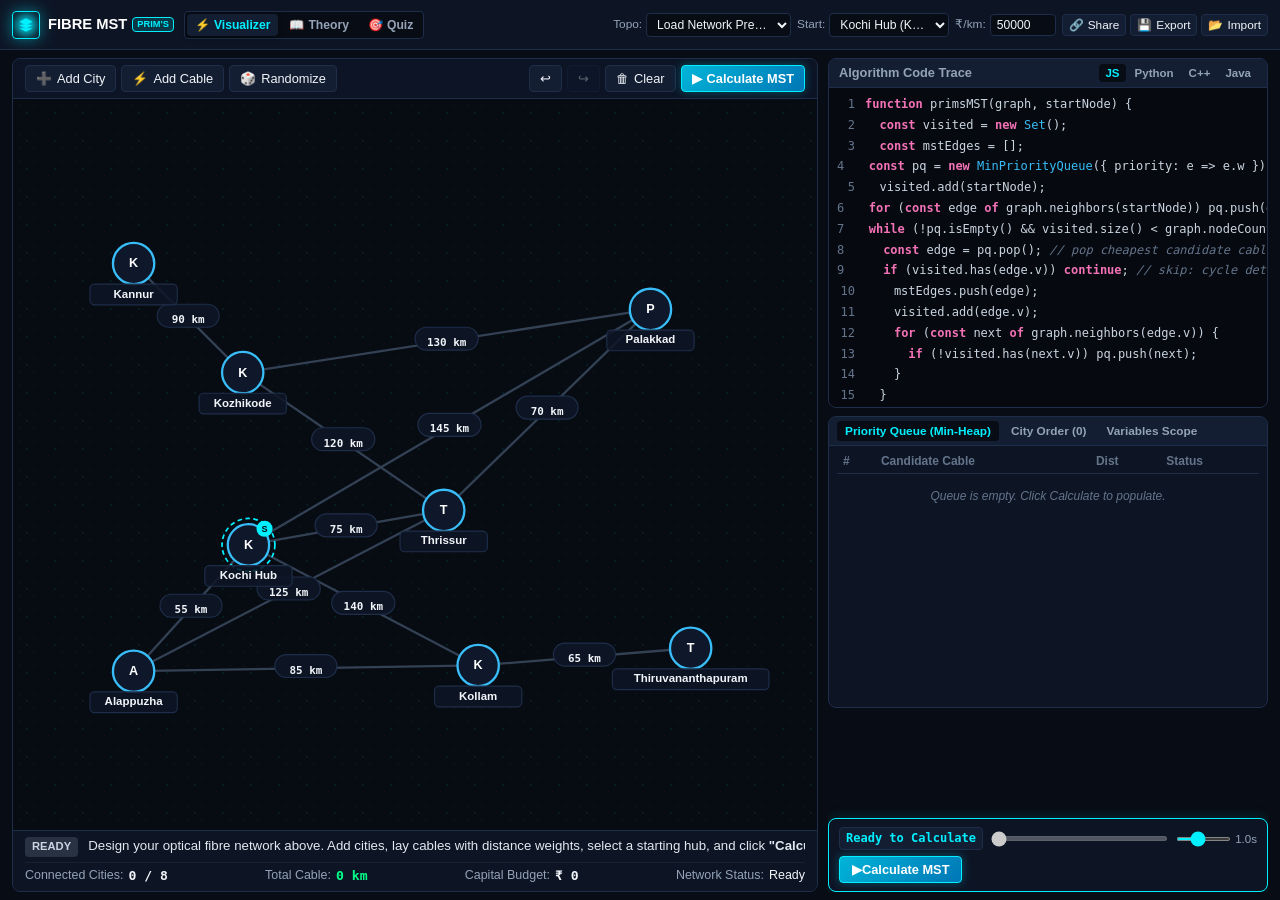
<file: index.html>
<!DOCTYPE html>
<html lang="en">
<head>
  <meta charset="UTF-8">
  <meta name="viewport" content="width=device-width, initial-scale=1.0">
  <title>Fibre Optic Network Design — Prim's Algorithm Visualizer</title>
  <meta name="description" content="Interactive Minimum Spanning Tree (MST) fibre optic network layout designer powered by Prim's algorithm with step-by-step code trace.">
  <link rel="stylesheet" href="css/style.css">
</head>
<body>

  <!-- Top Application Header -->
  <header class="app-header">
    <div class="header-top">
      <div class="brand-wrapper">
        <div class="brand-icon">
          <svg viewBox="0 0 24 24">
            <path d="M12 2L2 7l10 5 10-5-10-5zM2 17l10 5 10-5M2 12l10 5 10-5" />
          </svg>
        </div>
        <div class="brand-text-group">
          <h1 class="brand-title">
            FIBRE MST
            <span class="brand-tag">Prim's</span>
          </h1>
        </div>
      </div>

      <!-- Navigation Tabs -->
      <nav class="nav-tabs" aria-label="Main Navigation">
        <button class="nav-tab-btn active" data-tab="visualizer">
          <span>⚡</span> Visualizer
        </button>
        <button class="nav-tab-btn" data-tab="theory">
          <span>📖</span> Theory
        </button>
        <button class="nav-tab-btn" data-tab="quiz">
          <span>🎯</span> Quiz
        </button>
      </nav>
    </div>

    <!-- Header Controls & Network Configurations -->
    <div class="header-controls">
      <div class="control-group">
        <label for="select-preset" class="control-label">Topo:</label>
        <select id="select-preset" title="Choose network topology preset">
          <!-- Populated by JS -->
        </select>
      </div>

      <div class="control-group">
        <label for="select-start-node" class="control-label">Start:</label>
        <select id="select-start-node" title="Select starting hub city">
          <!-- Populated by JS -->
        </select>
      </div>

      <div class="control-group rate-group">
        <label for="input-cost-per-km" class="control-label">₹/km:</label>
        <input type="number" id="input-cost-per-km" min="1000" step="5000" value="50000" title="Trenching rate in ₹ per km">
      </div>

      <div class="control-group header-actions">
        <button id="btn-share-link" class="btn-action-small" title="Copy shareable link with current network">
          <span>🔗</span> <span class="btn-text">Share</span>
        </button>
        <button id="btn-export-json" class="btn-action-small" title="Download network as JSON">
          <span>💾</span> <span class="btn-text">Export</span>
        </button>
        <button id="btn-import-json" class="btn-action-small" title="Upload network JSON">
          <span>📂</span> <span class="btn-text">Import</span>
        </button>
        <input type="file" id="file-input-import" accept=".json" style="display: none;">
      </div>
    </div>
  </header>

  <!-- Main Content Area -->
  <main class="main-content">

    <!-- 1. VISUALIZER TAB (SINGLE SCREEN VIEWPORT) -->
    <section id="tab-panel-visualizer" class="tab-panel active">
      <div class="viz-workspace">

        <!-- Left Column: Interactive Network Canvas Panel & Integrated HUD -->
        <div class="canvas-panel">

          <!-- Overlaid Canvas Toolbar -->
          <div id="panel-editor-toolbar" class="canvas-toolbar">
            <div class="toolbar-group">
              <button id="tool-add-city" class="btn-tool" title="Add a new city node">
                <span>➕</span> Add City
              </button>
              <button id="tool-add-cable" class="btn-tool" title="Drag between cities or tap sequentially to lay optical cable">
                <span>⚡</span> Add Cable
              </button>
              <button id="tool-randomize" class="btn-tool" title="Generate random network">
                <span>🎲</span> Randomize
              </button>
            </div>

            <div class="toolbar-group">
              <button id="tool-undo" class="btn-tool" title="Undo (Ctrl+Z)" disabled>
                <span>↩</span>
              </button>
              <button id="tool-redo" class="btn-tool" title="Redo (Ctrl+Y)" disabled>
                <span>↪</span>
              </button>
              <button id="tool-clear" class="btn-tool" title="Clear canvas">
                <span>🗑</span> Clear
              </button>
              <button id="btn-calculate-mst" class="btn-tool btn-calculate" title="Run Prim's algorithm and trace the minimum cable tree">
                <span>▶</span> Calculate MST
              </button>
            </div>
          </div>

          <!-- SVG Graph Rendering Canvas -->
          <div class="svg-canvas-wrapper">
            <svg id="svg-network-canvas" viewBox="0 0 700 480" preserveAspectRatio="xMidYMid meet">
              <!-- Layers rendered by graphCanvas.js -->
            </svg>
          </div>

          <!-- Integrated Canvas Bottom HUD: Narrative & Network Telemetry -->
          <div class="canvas-hud">
            <div class="hud-narrative-row">
              <span id="action-badge" class="action-badge badge-ready">Ready</span>
              <div id="narrative-box" class="hud-narrative-text">
                Design your network above, then click <strong>Calculate MST</strong> to trace Prim's algorithm step by step.
              </div>
              <button id="btn-open-mst-summary" class="btn-hud-summary" title="View Full MST Results & Final City Order" style="display: none;">
                <span>📋</span> MST Summary
              </button>
            </div>
            <div class="hud-metrics-row">
              <div class="hud-metric">
                <span class="hud-metric-label">Connected Cities:</span>
                <span id="metric-connected-cities" class="hud-metric-val">0 / 0</span>
              </div>
              <div class="hud-metric">
                <span class="hud-metric-label">Total Cable:</span>
                <span id="metric-cable-distance" class="hud-metric-val text-emerald">0 km</span>
              </div>
              <div class="hud-metric">
                <span class="hud-metric-label">Capital Budget:</span>
                <span id="metric-total-budget" class="hud-metric-val">₹ 0</span>
              </div>
              <div class="hud-metric">
                <span class="hud-metric-label">Network Status:</span>
                <span id="metric-efficiency" class="hud-metric-val text-cyan">Ready</span>
              </div>
            </div>
          </div>

        </div>

        <!-- Right Column: Code Viewer, Priority Queue / Variables, and Compact Player at Right Bottom -->
        <aside class="side-panel">

          <!-- 1. Code Viewer Card (Top Right) -->
          <div class="code-viewer-card">
            <div class="code-header">
              <span class="code-title">Algorithm Code Trace</span>
              <div id="lang-tabs" class="lang-tabs">
                <button class="lang-tab active" data-lang="js">JS</button>
                <button class="lang-tab" data-lang="python">Python</button>
                <button class="lang-tab" data-lang="cpp">C++</button>
                <button class="lang-tab" data-lang="java">Java</button>
              </div>
            </div>
            <div id="code-container" class="code-container">
              <!-- Rendered by render.js -->
            </div>
          </div>

          <!-- 2. Priority Queue, City Order & Variables Inspector (Middle Right) -->
          <div class="inspector-card">
            <div class="inspector-header">
              <div class="inspector-tabs">
                <button class="insp-tab-btn active" data-insp="pq">Priority Queue (Min-Heap)</button>
                <button class="insp-tab-btn" data-insp="order">City Order (<span id="city-order-badge">0</span>)</button>
                <button class="insp-tab-btn" data-insp="vars">Variables Scope</button>
              </div>
            </div>

            <!-- PQ Tab View -->
            <div id="insp-view-pq" class="insp-view active">
              <div class="queue-table-wrapper">
                <table class="pq-table">
                  <thead>
                    <tr>
                      <th>#</th>
                      <th>Candidate Cable</th>
                      <th>Dist</th>
                      <th>Status</th>
                    </tr>
                  </thead>
                  <tbody id="pq-table-body">
                    <!-- Populated by render.js -->
                  </tbody>
                </table>
                <div id="pq-empty-msg" class="pq-empty-msg">Queue is empty. Click Calculate to populate.</div>
              </div>
            </div>

            <!-- City Order Tab View -->
            <div id="insp-view-order" class="insp-view" style="display: none;">
              <div class="queue-table-wrapper">
                <table class="pq-table city-order-table">
                  <thead>
                    <tr>
                      <th>#</th>
                      <th>City Joined</th>
                      <th>Via Cable</th>
                      <th>Dist</th>
                      <th>Cumulative</th>
                    </tr>
                  </thead>
                  <tbody id="city-order-table-body">
                    <!-- Populated by render.js -->
                  </tbody>
                </table>
                <div id="city-order-empty-msg" class="pq-empty-msg">No cities connected yet. Click Calculate to trace connection sequence.</div>
              </div>
            </div>

            <!-- Variables Tab View -->
            <div id="insp-view-vars" class="insp-view" style="display: none;">
              <div class="variables-list">
                <div class="variable-row">
                  <span class="var-name">visited set:</span>
                  <span id="var-visited" class="var-value">{}</span>
                </div>
                <div class="variable-row">
                  <span class="var-name">candidate edge:</span>
                  <span id="var-current-edge" class="var-value">None</span>
                </div>
                <div class="variable-row">
                  <span class="var-name">queue items:</span>
                  <span id="var-queue-count" class="var-value">0 cables</span>
                </div>
                <div class="variable-row">
                  <span class="var-name">total cable:</span>
                  <span id="var-total-cost" class="var-value">0 km</span>
                </div>
              </div>
            </div>
          </div>

          <!-- 3. Fixed Compact Player Card (Right Bottom — Never Scrolls!) -->
          <div class="player-card">
            <!-- Row 1: Scrubber and Speed -->
            <div class="player-scrubber-row">
              <span id="step-counter-badge" class="step-badge">Ready to Calculate</span>
              <input type="range" id="slider-step" class="timeline-slider" min="0" max="0" value="0" disabled>
              <div class="speed-control-group">
                <input type="range" id="slider-speed" class="speed-slider" min="200" max="2500" step="100" value="1000">
                <span id="speed-label">1.0s</span>
              </div>
            </div>

            <!-- Row 2: Playback Controls and Edit Switcher -->
            <div class="player-controls-row">
              <div id="panel-playback-controls" class="playback-buttons" style="display: none;">
                <button id="btn-first" class="btn-player" title="Start (Home)">⏮</button>
                <button id="btn-prev" class="btn-player" title="Previous (Left Arrow)">◀</button>
                <button id="btn-play" class="btn-player btn-player-play" title="Play / Pause (Space)">
                  <span class="icon-play">▶</span> Play
                </button>
                <button id="btn-next" class="btn-player" title="Next (Right Arrow)">▶</button>
                <button id="btn-last" class="btn-player" title="End (End)">⏭</button>
                <button id="btn-reset" class="btn-player" title="Reset">↺</button>
              </div>

              <!-- Quick action in player when ready/calculating -->
              <div class="player-action-buttons">
                <button id="btn-player-calc" class="btn-player-action-calc btn-calculate" title="Calculate Minimum Spanning Tree">
                  <span>▶</span> Calculate MST
                </button>
                <button id="btn-edit-mode" class="btn-edit-mode" style="display: none;" title="Return to canvas editor mode">
                  ✏️ Edit Graph
                </button>
              </div>
            </div>
          </div>

        </aside>

      </div>
    </section>

    <!-- 2. THEORY & NOTES TAB (SCROLLABLE EDUCATIONAL GUIDE) -->
    <section id="tab-panel-theory" class="tab-panel">
      <article class="theory-container">

        <div class="theory-hero">
          <h1>Optical Fibre Network Design with Prim's Algorithm</h1>
          <p>
            An in-depth pedagogical guide on applying Greedy Graph Algorithms to modern telecommunications,
            understanding the Cut Property, priority queue trade-offs, and comparing Prim's with Kruskal's algorithm.
          </p>
        </div>

        <section class="theory-section">
          <h2>1. The Engineering Motivation: Why Minimum Spanning Trees?</h2>
          <p>
            When telecommunication agencies and governments (such as the <strong>Kerala Fibre Optic Network - KFON</strong>)
            deploy high-speed broadband backbones, the single most expensive capital expenditure (CapEx) is
            <strong>trenching, ducting, and laying optical fibre cables</strong>, which often costs over ₹ 50,000 to ₹ 2,00,000 per kilometre.
          </p>
          <p>
            To interconnect $V$ regional cities so that every city can transmit optical data to every other city, we require:
          </p>
          <ul>
            <li><strong>Connectivity:</strong> A continuous path must exist between every pair of cities (a connected graph).</li>
            <li><strong>Cost Minimization:</strong> The sum of all cable distances $\sum w(e)$ must be as small as possible.</li>
            <li><strong>Loop-Free Simplicity:</strong> In basic transmission trees, cycles introduce redundant cable costs and require active loop-breaking protocols (like Spanning Tree Protocol, STP).</li>
          </ul>
          <div class="theory-callout">
            <strong>Fundamental Theorem:</strong> The cheapest connected subgraph interconnecting all $V$ vertices in an undirected weighted graph is always a <em>tree</em> containing exactly $V - 1$ edges — known as the <strong>Minimum Spanning Tree (MST)</strong>.
          </div>
        </section>

        <section class="theory-section">
          <h2>2. How Prim's Algorithm Operates</h2>
          <p>
            Prim's algorithm (discovered by Vojtěch Jarník in 1930 and independently by Robert C. Prim in 1957) is a <strong>greedy algorithm</strong> that grows a single tree one vertex at a time:
          </p>
          <ul>
            <li><strong>Initialization:</strong> Pick an arbitrary starting city $s$. Place $s$ into the <code>visited</code> set. The MST starts empty.</li>
            <li><strong>Edge Discovery:</strong> Insert all optical cables leaving $s$ into a <strong>Min-Priority Queue</strong> ordered by distance.</li>
            <li><strong>Greedy Expansion:</strong> In each iteration, pop the minimum-weight cable $(u, v)$ from the Priority Queue:
              <ul>
                <li>If the destination city $v$ is already in the <code>visited</code> set, <strong>discard it</strong> (adding it would create an optical loop/cycle).</li>
                <li>Otherwise, <strong>add $(u, v)$ to the MST</strong>, mark $v$ as visited, and insert all cables from $v$ to unvisited neighbors into the Priority Queue.</li>
              </ul>
            </li>
            <li><strong>Termination:</strong> Repeat until all $V$ cities are visited or the Priority Queue is exhausted (indicating disconnected network components).</li>
          </ul>
        </section>

        <section class="theory-section">
          <h2>3. The Cut Property: Why Greed Works</h2>
          <p>
            Why does always picking the locally cheapest cable guarantee a globally optimal minimum tree? The mathematical foundation is the <strong>Cut Property</strong>:
          </p>
          <div class="theory-callout">
            <strong>The Cut Property:</strong> For any partition (cut) of the vertices into two disjoint sets $S$ and $V \setminus S$, if edge $e = (u, v)$ is the strictly lightest edge crossing the cut boundary (where $u \in S$ and $v \in V \setminus S$), then $e$ <strong>must belong to the Minimum Spanning Tree</strong>.
          </div>
          <p>
            At every step of Prim's algorithm, the set of currently visited cities forms $S$, and all unvisited cities form $V \setminus S$. The priority queue greedily selects the cheapest edge crossing this boundary, guaranteeing absolute optimality.
          </p>
        </section>

        <section class="theory-section">
          <h2>4. Time & Space Complexity Analysis</h2>
          <table class="theory-table">
            <thead>
              <tr>
                <th>Data Structure</th>
                <th>Time Complexity</th>
                <th>When to Use</th>
              </tr>
            </thead>
            <tbody>
              <tr>
                <td><strong>Adjacency Matrix + Array</strong></td>
                <td>$O(V^2)$</td>
                <td>Extremely dense graphs where $E \approx V^2$.</td>
              </tr>
              <tr>
                <td><strong>Adjacency List + Binary Min-Heap (Our Implementation)</strong></td>
                <td>$O((V + E) \log V)$</td>
                <td>Standard, highly efficient for realistic road and telecom networks.</td>
              </tr>
              <tr>
                <td><strong>Adjacency List + Fibonacci Heap</strong></td>
                <td>$O(E + V \log V)$</td>
                <td>Theoretically optimal for massive dense graphs ($O(1)$ amortized decrease-key).</td>
              </tr>
            </tbody>
          </table>
          <p>
            <strong>Space Complexity:</strong> $O(V + E)$ to store the network graph, visited set, and candidate priority queue.
          </p>
        </section>

        <section class="theory-section">
          <h2>5. Prim's vs. Kruskal's Algorithm: Telecom Comparison</h2>
          <table class="theory-table">
            <thead>
              <tr>
                <th>Feature</th>
                <th>Prim's Algorithm</th>
                <th>Kruskal's Algorithm</th>
              </tr>
            </thead>
            <tbody>
              <tr>
                <td><strong>Core Philosophy</strong></td>
                <td>Vertex-growing: grows a single connected tree outwards from a seed hub.</td>
                <td>Edge-growing: considers all edges globally and merges a forest of trees.</td>
              </tr>
              <tr>
                <td><strong>Primary Data Structure</strong></td>
                <td>Min-Priority Queue / Binary Heap</td>
                <td>Disjoint Set Union (Union-Find)</td>
              </tr>
              <tr>
                <td><strong>Disconnected Graphs</strong></td>
                <td>Spans the component containing the starting city.</td>
                <td>Naturally outputs a Minimum Spanning Forest across all components.</td>
              </tr>
              <tr>
                <td><strong>Best Suited For</strong></td>
                <td>Dense graphs or when expanding outwards from a primary data center / capital.</td>
                <td>Sparse networks with edges already presorted or easy to sort.</td>
              </tr>
            </tbody>
          </table>
        </section>

        <section class="theory-section">
          <h2>6. Real-World Telecom Nuance: Resilience vs. Pure MST</h2>
          <p>
            While a pure MST provides the absolute lowest upfront CapEx, an MST is a tree and therefore has <strong>zero topological redundancy</strong>: if any single optical cable is severed by an excavator or road construction, the network partitions into two isolated halves.
          </p>
          <p>
            In production telecom engineering, planners use Prim's MST as the foundational cost-minimal baseline, and then selectively add a few high-value cross-cables to create <strong>2-connected self-healing rings (such as DWDM or SONET/SDH protection rings)</strong>, achieving resilience with minimal additional cost.
          </p>
        </section>

      </article>
    </section>

    <!-- 3. INTERACTIVE QUIZ TAB -->
    <section id="tab-panel-quiz" class="tab-panel">
      <div class="quiz-container">
        <div id="quiz-app-container">
          <!-- Populated by quiz.js -->
        </div>
      </div>
    </section>

  </main>

  <!-- Final MST Summary & City Connection Order Modal -->
  <div id="modal-mst-summary" class="modal-backdrop" style="display: none;">
    <div class="modal-card">
      <div class="modal-header">
        <div class="modal-title-group">
          <span class="modal-icon">🏆</span>
          <div>
            <h3 class="modal-title">Minimum Spanning Tree & Final City Order</h3>
            <p class="modal-subtitle">Complete chronological connection sequence, cable lengths & cycle prevention summary</p>
          </div>
        </div>
        <button id="btn-close-mst-summary" class="modal-close" title="Close modal">✕</button>
      </div>
      <div class="modal-body" id="modal-mst-summary-body">
        <!-- Rendered by render.js -->
      </div>
      <div class="modal-footer">
        <button id="btn-copy-mst-summary" class="btn-action-small"><span>📋</span> Copy Order Summary</button>
        <button id="btn-close-modal-done" class="btn-action-small btn-primary">Done</button>
      </div>
    </div>
  </div>

  <!-- Global Toast Notification -->
  <aside id="toast-notification" class="toast-notification" role="status" aria-live="polite">
    Notification message
  </aside>

  <!-- Application Scripts (Loaded in dependency order) -->
  <script src="data/presets.js"></script>
  <script src="data/codeSnippets.js"></script>
  <script src="data/quizQuestions.js"></script>
  <script src="js/minHeap.js"></script>
  <script src="js/prim.js"></script>
  <script src="js/storage.js"></script>
  <script src="js/state.js"></script>
  <script src="js/graphCanvas.js"></script>
  <script src="js/player.js"></script>
  <script src="js/render.js"></script>
  <script src="js/quiz.js"></script>
  <script src="js/app.js"></script>

</body>
</html>
</file>
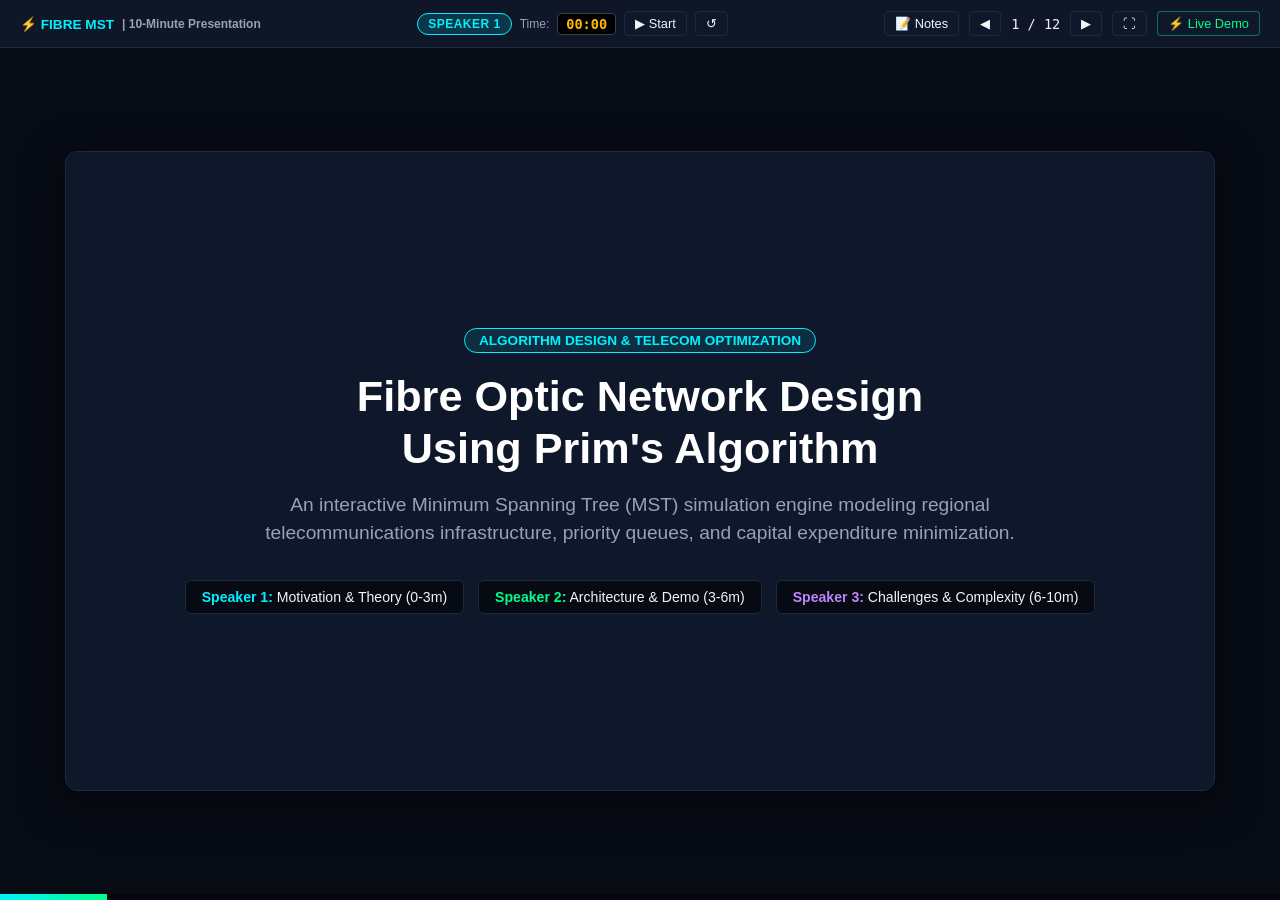
<file: presentation.html>
<!DOCTYPE html>
<html lang="en">
<head>
  <meta charset="UTF-8">
  <meta name="viewport" content="width=device-width, initial-scale=1.0">
  <title>Fibre Optic Network Design — 10-Minute Presentation</title>
  <style>
    :root {
      --bg: #070b14;
      --card-bg: #0f172a;
      --card-border: #1e293b;
      --cyan: #00f0ff;
      --emerald: #00ff88;
      --amber: #ffb800;
      --ruby: #ef4444;
      --purple: #c084fc;
      --text: #f1f5f9;
      --text-muted: #94a3b8;
    }

    * { box-sizing: border-box; margin: 0; padding: 0; }

    body {
      background: var(--bg);
      color: var(--text);
      font-family: -apple-system, BlinkMacSystemFont, "Segoe UI", Roboto, Helvetica, Arial, sans-serif;
      overflow: hidden;
      height: 100vh;
      width: 100vw;
      display: flex;
      flex-direction: column;
    }

    /* Top Control Bar */
    .deck-header {
      height: 48px;
      background: rgba(15, 23, 42, 0.95);
      border-bottom: 1px solid var(--card-border);
      display: flex;
      align-items: center;
      justify-content: space-between;
      padding: 0 20px;
      flex-shrink: 0;
      font-size: 0.85rem;
    }

    .brand-title {
      font-weight: 700;
      color: var(--cyan);
      display: flex;
      align-items: center;
      gap: 8px;
    }

    .speaker-indicator {
      display: flex;
      align-items: center;
      gap: 8px;
    }

    .speaker-pill {
      padding: 3px 10px;
      border-radius: 12px;
      font-size: 0.75rem;
      font-weight: 700;
      text-transform: uppercase;
      letter-spacing: 0.5px;
    }

    .spk-1 { background: rgba(0, 240, 255, 0.15); color: var(--cyan); border: 1px solid var(--cyan); }
    .spk-2 { background: rgba(0, 255, 136, 0.15); color: var(--emerald); border: 1px solid var(--emerald); }
    .spk-3 { background: rgba(192, 132, 252, 0.15); color: var(--purple); border: 1px solid var(--purple); }

    .timer-badge {
      font-family: ui-monospace, SFMono-Regular, monospace;
      font-weight: 700;
      color: var(--amber);
      background: #000;
      padding: 2px 8px;
      border-radius: 4px;
      border: 1px solid #334155;
    }

    .deck-controls {
      display: flex;
      align-items: center;
      gap: 10px;
    }

    .btn-ctrl {
      background: var(--card-bg);
      border: 1px solid var(--card-border);
      color: var(--text);
      padding: 4px 10px;
      border-radius: 4px;
      cursor: pointer;
      font-size: 0.8rem;
      transition: all 0.2s;
    }

    .btn-ctrl:hover {
      border-color: var(--cyan);
      color: var(--cyan);
    }

    /* Main Slides Container */
    .slides-viewport {
      flex: 1;
      position: relative;
      overflow: hidden;
      display: flex;
      align-items: center;
      justify-content: center;
      padding: 24px;
    }

    .slide {
      display: none;
      width: 100%;
      max-width: 1150px;
      height: 100%;
      max-height: 640px;
      background: var(--card-bg);
      border: 1px solid var(--card-border);
      border-radius: 12px;
      padding: 36px 44px;
      flex-direction: column;
      box-shadow: 0 10px 40px rgba(0, 0, 0, 0.5);
      animation: fadeIn 0.3s ease-out;
    }

    .slide.active {
      display: flex;
    }

    @keyframes fadeIn {
      from { opacity: 0; transform: translateY(8px); }
      to { opacity: 1; transform: translateY(0); }
    }

    /* Slide Header */
    .slide-tag {
      font-size: 0.8rem;
      font-weight: 700;
      text-transform: uppercase;
      letter-spacing: 1px;
      color: var(--cyan);
      margin-bottom: 6px;
    }

    .slide-title {
      font-size: 1.85rem;
      font-weight: 700;
      color: #fff;
      margin-bottom: 24px;
      line-height: 1.25;
    }

    /* Slide Content Layouts */
    .content-grid-3 {
      display: grid;
      grid-template-columns: repeat(3, 1fr);
      gap: 20px;
      flex: 1;
    }

    .content-grid-2 {
      display: grid;
      grid-template-columns: repeat(2, 1fr);
      gap: 24px;
      flex: 1;
    }

    .card-box {
      background: rgba(7, 11, 20, 0.7);
      border: 1px solid var(--card-border);
      border-radius: 8px;
      padding: 20px;
      display: flex;
      flex-direction: column;
      gap: 12px;
    }

    .card-title {
      font-size: 1.1rem;
      font-weight: 700;
    }

    .card-list {
      list-style: none;
      display: flex;
      flex-direction: column;
      gap: 10px;
      font-size: 0.95rem;
      color: var(--text);
      line-height: 1.45;
    }

    .card-list li {
      position: relative;
      padding-left: 18px;
    }

    .card-list li::before {
      content: "•";
      position: absolute;
      left: 0;
      color: var(--cyan);
      font-weight: bold;
    }

    /* Title Slide Specifics */
    .slide-hero {
      display: flex;
      flex-direction: column;
      justify-content: center;
      align-items: center;
      text-align: center;
      height: 100%;
    }

    .hero-badge {
      background: rgba(0, 240, 255, 0.1);
      border: 1px solid var(--cyan);
      color: var(--cyan);
      padding: 4px 14px;
      border-radius: 20px;
      font-size: 0.85rem;
      font-weight: 700;
      margin-bottom: 18px;
    }

    .hero-title {
      font-size: 2.7rem;
      font-weight: 800;
      color: #fff;
      margin-bottom: 16px;
      line-height: 1.2;
    }

    .hero-subtitle {
      font-size: 1.2rem;
      color: var(--text-muted);
      max-width: 800px;
      margin-bottom: 32px;
      line-height: 1.5;
    }

    .team-badge-group {
      display: flex;
      gap: 14px;
    }

    .team-badge {
      background: #060a12;
      border: 1px solid var(--card-border);
      padding: 8px 16px;
      border-radius: 6px;
      font-size: 0.88rem;
    }

    /* Speaker Notes Drawer */
    .notes-drawer {
      height: 120px;
      background: #04070e;
      border-top: 1px solid var(--card-border);
      padding: 12px 24px;
      overflow-y: auto;
      font-size: 0.88rem;
      color: #cbd5e1;
      line-height: 1.5;
      display: none;
    }

    .notes-drawer.open {
      display: block;
    }

    .notes-header {
      font-size: 0.75rem;
      font-weight: 700;
      text-transform: uppercase;
      color: var(--amber);
      margin-bottom: 4px;
    }

    /* Footer Progress Bar */
    .deck-footer {
      height: 6px;
      background: #04070e;
      width: 100%;
    }

    .progress-bar {
      height: 100%;
      background: linear-gradient(90deg, var(--cyan), var(--emerald));
      width: 8.33%;
      transition: width 0.3s ease;
    }
  </style>
</head>
<body>

  <!-- Top Navigation & Timer -->
  <header class="deck-header">
    <div class="brand-title">
      <span>⚡ FIBRE MST</span>
      <span style="color: var(--text-muted); font-size: 0.75rem;">| 10-Minute Presentation</span>
    </div>

    <div class="speaker-indicator">
      <span id="speaker-pill" class="speaker-pill spk-1">Speaker 1</span>
      <span style="color: var(--text-muted); font-size: 0.75rem;">Time:</span>
      <span id="timer-display" class="timer-badge">00:00</span>
      <button id="btn-timer-toggle" class="btn-ctrl" title="Start/Pause Timer">▶ Start</button>
      <button id="btn-timer-reset" class="btn-ctrl" title="Reset Timer">↺</button>
    </div>

    <div class="deck-controls">
      <button id="btn-notes-toggle" class="btn-ctrl" title="Toggle Speaker Script (Key: N)">📝 Notes</button>
      <button id="btn-prev" class="btn-ctrl" title="Previous (Left Arrow)">◀</button>
      <span id="slide-num" style="font-family: monospace; font-size: 0.85rem;">1 / 12</span>
      <button id="btn-next" class="btn-ctrl" title="Next (Right Arrow / Space)">▶</button>
      <button id="btn-fs" class="btn-ctrl" title="Fullscreen (Key: F)">⛶</button>
      <a href="index.html" target="_blank" class="btn-ctrl" style="text-decoration: none; color: var(--emerald); border-color: rgba(0,255,136,0.4);" title="Open Live Visualizer">⚡ Live Demo</a>
    </div>
  </header>

  <!-- Slides Viewport -->
  <main class="slides-viewport">

    <!-- SLIDE 1: Title -->
    <section class="slide active" data-speaker="Speaker 1" data-spk-class="spk-1" data-notes="Welcome everyone. We are a team of three presenting our project: Fibre Optic Network Design using Prim's Algorithm. In this 10-minute presentation, we will walk you through the real-world engineering motivation behind minimum optical cable routing, our complete software architecture, step-by-step algorithmic visualization, and technical challenges solved. Let's begin with the engineering problem.">
      <div class="slide-hero">
        <div class="hero-badge">ALGORITHM DESIGN &amp; TELECOM OPTIMIZATION</div>
        <h1 class="hero-title">Fibre Optic Network Design<br>Using Prim's Algorithm</h1>
        <p class="hero-subtitle">An interactive Minimum Spanning Tree (MST) simulation engine modeling regional telecommunications infrastructure, priority queues, and capital expenditure minimization.</p>
        <div class="team-badge-group">
          <div class="team-badge"><strong style="color:var(--cyan)">Speaker 1:</strong> Motivation &amp; Theory (0-3m)</div>
          <div class="team-badge"><strong style="color:var(--emerald)">Speaker 2:</strong> Architecture &amp; Demo (3-6m)</div>
          <div class="team-badge"><strong style="color:var(--purple)">Speaker 3:</strong> Challenges &amp; Complexity (6-10m)</div>
        </div>
      </div>
    </section>

    <!-- SLIDE 2: Real-World Motivation -->
    <section class="slide" data-speaker="Speaker 1" data-spk-class="spk-1" data-notes="Why does MST matter in telecom? Laying optical fiber requires civil trenching along highways and railway lines. This costs between ₹50,000 and ₹1,00,000 per kilometer. If you connect 8 cities with unnecessary redundant loops, you burn crores of rupees. At the same time, every administrative and tech hub must be fully reachable. This is mathematically formulated as finding a Minimum Spanning Tree over an undirected weighted graph.">
      <div class="slide-tag">SPEAKER 1: PROBLEM CONTEXT (0:00 - 1:15)</div>
      <h2 class="slide-title">Real-World Motivation: Telecom Infrastructure</h2>
      <div class="content-grid-3">
        <div class="card-box">
          <div class="card-title" style="color: var(--cyan);">1. High Trenching Costs</div>
          <ul class="card-list">
            <li>Trenching and laying optical fiber costs ₹50,000 – ₹1,00,000 per km.</li>
            <li>Civil construction and right-of-way permissions represent 80% of capex.</li>
            <li>Redundant loops in the primary backbone waste public capital.</li>
          </ul>
        </div>
        <div class="card-box">
          <div class="card-title" style="color: var(--emerald);">2. Complete Connectivity</div>
          <ul class="card-list">
            <li>All district headquarters and tech parks must be interconnected.</li>
            <li>Communication packets must travel between any city pair without partition.</li>
            <li>Formal Requirement: Connected, undirected weighted graph G = (V, E).</li>
          </ul>
        </div>
        <div class="card-box">
          <div class="card-title" style="color: var(--amber);">3. Real Case: KFON Grid</div>
          <ul class="card-list">
            <li>Modeled directly after the Kerala Fibre Optic Network (KFON).</li>
            <li>Interconnects 14 regional hubs from Trivandrum to Kannur.</li>
            <li>Demonstrates how graph theory delivers tangible financial and societal ROI.</li>
          </ul>
        </div>
      </div>
    </section>

    <!-- SLIDE 3: The Cut Property -->
    <section class="slide" data-speaker="Speaker 1" data-spk-class="spk-1" data-notes="The theoretical backbone of Prim's algorithm is the Cut Property. If you partition vertices into two sets—visited S and unvisited V minus S—the lightest edge crossing that cut is guaranteed to belong to the MST. Prim's algorithm starts with a single hub and greedily picks the cheapest crossing cable at each step. This ensures exactly V minus 1 cables, zero loops, and start-node invariance: starting from Kochi or Trivandrum yields the exact same total cost.">
      <div class="slide-tag">SPEAKER 1: ALGORITHMIC FOUNDATION (1:15 - 2:15)</div>
      <h2 class="slide-title">Theoretical Foundation: MST &amp; The Cut Property</h2>
      <div class="content-grid-2">
        <div class="card-box">
          <div class="card-title" style="color: var(--cyan);">The Cut Property (Greedy Core)</div>
          <ul class="card-list">
            <li><strong>Cut Definition:</strong> Any partition dividing vertices into sets S and V \ S.</li>
            <li><strong>Invariant:</strong> The minimum-weight edge crossing the cut belongs to the MST.</li>
            <li><strong>Greedy Choice:</strong> At each step, Prim's grows a tree T from a seed hub by picking the cheapest crossing edge (u ∈ T, v ∉ T).</li>
            <li><strong>Optimality Proof:</strong> Proven mathematically via cut-crossing exchange arguments.</li>
          </ul>
        </div>
        <div class="card-box">
          <div class="card-title" style="color: var(--emerald);">Spanning Tree Properties in Telecom</div>
          <ul class="card-list">
            <li><strong>Exactly |V| - 1 Cables:</strong> An 8-city grid requires exactly 7 optical connections.</li>
            <li><strong>Acyclic Guarantee:</strong> Zero routing loops, preventing optical broadcast storms.</li>
            <li><strong>Start-Node Invariance:</strong> Starting from Central Metro, North Gateway, or Kochi produces identical total cost.</li>
            <li><strong>Global Cost Minimization:</strong> sum(w_e) is minimized across all 2^E spanning subgraphs.</li>
          </ul>
        </div>
      </div>
    </section>

    <!-- SLIDE 4: Prim's vs Kruskal's -->
    <section class="slide" data-speaker="Speaker 1" data-spk-class="spk-1" data-notes="Why did we choose Prim's over Kruskal's? In telecom network deployment, infrastructure grows outward from a central exchange station—you don't lay isolated cables between remote towns before connecting the core. Furthermore, for dense urban mesh networks, Prim's with a priority queue is faster and vertex-centric. I will now hand over to Speaker 2, who will walk through our system architecture and demonstrate the engine.">
      <div class="slide-tag">SPEAKER 1: ALGORITHM SELECTION (2:15 - 3:00)</div>
      <h2 class="slide-title">Prim's vs. Kruskal's: Why Prim's for Telecom?</h2>
      <div class="card-box" style="flex:1;">
        <ul class="card-list" style="font-size: 1rem; gap: 14px;">
          <li><strong>Deployment Realism:</strong> Optical cables are physically laid outward from an established central telecom hub (Hub-and-Spoke expansion). You don't deploy disjointed cables in isolated towns before connecting the core.</li>
          <li><strong>Vertex-Centric Growth:</strong> Prim's expands outward from a single active exchange point, matching telecom civil trenching logistics.</li>
          <li><strong>Dense Network Advantage:</strong> In dense urban regional meshes (E ≈ V²), Prim's achieves O((V + E) log V), outperforming Kruskal's global edge-sorting step.</li>
          <li><strong>Data Structure Paradigm:</strong> Uses a Min-Priority Queue (Binary Heap) tracking crossing cables, contrasted with Kruskal's Disjoint-Set Union (Union-Find).</li>
          <li style="color: var(--emerald); font-weight: 600;"><strong>Handoff:</strong> Speaker 2 will now explain how our application translates this mathematical engine into a deterministic single-screen visualizer.</li>
        </ul>
      </div>
    </section>

    <!-- SLIDE 5: System Architecture -->
    <section class="slide" data-speaker="Speaker 2" data-spk-class="spk-2" data-notes="Thank you Speaker 1. I am Speaker 2, and I will walk you through our software architecture. We built this application with three core design rules: First, strict separation between computation and animation. Prim's runs synchronously once, generating immutable snapshots. Second, a 100vh single-screen ergonomic layout with zero page scrolling. And third, zero build dependencies—it runs instantly by double-clicking index.html.">
      <div class="slide-tag">SPEAKER 2: ARCHITECTURE (3:00 - 4:00)</div>
      <h2 class="slide-title">Software Architecture: Static Zero-Build Engine</h2>
      <div class="content-grid-3">
        <div class="card-box">
          <div class="card-title" style="color: var(--cyan);">1. Separation of Concerns</div>
          <ul class="card-list">
            <li>Prim's runs synchronously once, creating an array of immutable snapshots.</li>
            <li>The player engine acts strictly as a state playback controller.</li>
            <li>Guarantees deterministic Step Forward, Step Back, and Timeline Scrubbing.</li>
          </ul>
        </div>
        <div class="card-box">
          <div class="card-title" style="color: var(--emerald);">2. Single-Screen Ergonomics</div>
          <ul class="card-list">
            <li>Strict 100vh layout: Zero vertical page scrolling needed.</li>
            <li>Canvas on the left; Code Viewer and Priority Queue Inspector on the right.</li>
            <li>Docked bottom-right playback controls are always pinned and accessible.</li>
          </ul>
        </div>
        <div class="card-box">
          <div class="card-title" style="color: var(--purple);">3. Zero-Build Portability</div>
          <ul class="card-list">
            <li>100% Vanilla JS, HTML5, and CSS3. Zero webpack, zero npm runtime bloat.</li>
            <li>Runs directly over file:// protocol via double-click on index.html.</li>
            <li>Universal UMD modules allow 100% automated testing in Node.js.</li>
          </ul>
        </div>
      </div>
    </section>

    <!-- SLIDE 6: Min-Priority Queue & Snapshots -->
    <section class="slide" data-speaker="Speaker 2" data-spk-class="spk-2" data-notes="At the heart of the computation is our custom Binary Min-Heap. Each node in the heap contains the edge ID, endpoints, and cable weight. Push and pop operations run in O(log N). Crucially, we implemented a non-destructive getSortedItems method, which lets the live UI inspector display a sorted preview of candidate cables without mutating the heap. Each step produces an immutable snapshot recording city arrival order, active code line, and budget telemetry.">
      <div class="slide-tag">SPEAKER 2: CORE ENGINE (4:00 - 5:15)</div>
      <h2 class="slide-title">Core Engine: Min-Priority Queue &amp; Snapshots</h2>
      <div class="content-grid-2">
        <div class="card-box">
          <div class="card-title" style="color: var(--cyan);">Binary Min-Heap Implementation</div>
          <ul class="card-list">
            <li><strong>Custom MinHeap Class:</strong> Stores candidate optical edges: { edgeId, u, v, w }.</li>
            <li><strong>Push (Enqueue):</strong> O(log N) bubble-up preserving heap parent invariant.</li>
            <li><strong>Pop (Extract-Min):</strong> O(log N) bubble-down retrieving the cheapest cable.</li>
            <li><strong>Non-Destructive Inspection:</strong> getSortedItems() provides sorted live preview for the UI without altering heap order.</li>
          </ul>
        </div>
        <div class="card-box">
          <div class="card-title" style="color: var(--emerald);">Immutable Snapshot Schema</div>
          <ul class="card-list">
            <li><strong>step &amp; action:</strong> Tracks phase ('startVisit', 'popMin', 'addToMst', 'skipVisited').</li>
            <li><strong>status:</strong> Drives visual color states ('candidate', 'considered', 'added', 'rejected').</li>
            <li><strong>cityOrder:</strong> Chronological arrival sequence tracking cities #1 to #V.</li>
            <li><strong>activeLine:</strong> Synchronizes code highlighting across JS, Python, C++, and Java.</li>
          </ul>
        </div>
      </div>
    </section>

    <!-- SLIDE 7: Visual Language & Live Demo -->
    <section class="slide" data-speaker="Speaker 2" data-spk-class="spk-2" data-notes="On the visual canvas, optical cables communicate their state in real-time. When a cable is chosen, it turns into a glowing laser emerald beam with a flowing pulse animation and an order badge like '#1 • 15 km'. Evaluating cables pulse amber, candidate edges in the queue are dashed cyan, and loop-causing cables flash ruby red before being skipped. I will now hand over to Speaker 3 to discuss our engineering challenges and complexity analysis.">
      <div class="slide-tag">SPEAKER 2: VISUALIZATION &amp; DEMO (5:15 - 6:30)</div>
      <h2 class="slide-title">Visual State Language &amp; Optical Cable States</h2>
      <div class="card-box" style="flex:1;">
        <ul class="card-list" style="font-size: 0.95rem; gap: 12px;">
          <li><strong style="color: var(--emerald);">🌟 CHOSEN (Laser Emerald #00ff88):</strong> Selected MST branch. High-intensity glowing line with flowing dash animation. Badge displays sequence rank (e.g., '#1 • 15 km').</li>
          <li><strong style="color: var(--amber);">🟡 EVALUATING (Laser Amber #ffb800):</strong> Currently popped minimum candidate cable under inspection. Amber pulsing glow signals algorithmic decision-making.</li>
          <li><strong style="color: var(--cyan);">🔵 CANDIDATE (Laser Cyan #00f0ff):</strong> Waiting inside the Min-Priority Queue. Dashed laser beam representing available cut-crossing cables.</li>
          <li><strong style="color: var(--ruby);">🔴 CYCLE REJECTED (Laser Ruby #ef4444):</strong> Discarded redundant route. Red dashed line explaining that destination city has already joined the network cut.</li>
          <li><strong style="color: #64748b;">⚪ OMITTED (Subdued Slate #1e293b):</strong> Preserved ring/mesh cross-connects shown faintly with '(Omitted)' tags to demonstrate loop-free spanning tree.</li>
          <li style="color: var(--purple); font-weight: 600;"><strong>Handoff:</strong> Speaker 3 will now explain our technical breakthroughs, complexity analysis, and telecom economic impact.</li>
        </ul>
      </div>
    </section>

    <!-- SLIDE 8: Technical Challenges Solved -->
    <section class="slide" data-speaker="Speaker 3" data-spk-class="spk-3" data-notes="Thank you Speaker 2. I am Speaker 3. During development, we encountered and solved three major engineering challenges: First was the SVG Zero-Area Bounding Box bug. In the Regional Mesh, Central Metro and North Gateway share x=350, creating a perfectly vertical line. Browsers default SVG filters to objectBoundingBox; because width was 0, the browser calculated 0 pixels and completely erased the cable! We solved this by moving glow filters to CSS drop-shadow. Second, we completed radial spoke symmetry for all outer cities. And third, we engineered responsive breakpoints so the top bar never overflows.">
      <div class="slide-tag">SPEAKER 3: ENGINEERING BREAKTHROUGHS (6:30 - 7:45)</div>
      <h2 class="slide-title">Key Technical Challenges &amp; Solutions</h2>
      <div class="content-grid-3">
        <div class="card-box">
          <div class="card-title" style="color: var(--cyan);">1. SVG Filter Zero-Area Bug</div>
          <ul class="card-list">
            <li><strong>Problem:</strong> Perfectly vertical cables (x1 === x2, Central Metro to North Gateway) vanished from screen.</li>
            <li><strong>Cause:</strong> SVG objectBoundingBox filter calculates 0-width area, discarding all pixels.</li>
            <li><strong>Fix:</strong> Replaced inline SVG filters with CSS drop-shadow, guaranteeing 100% stroke visibility.</li>
          </ul>
        </div>
        <div class="card-box">
          <div class="card-title" style="color: var(--emerald);">2. Radial Spoke Symmetry</div>
          <ul class="card-list">
            <li><strong>Problem:</strong> Regional Mesh had missing cross-connect cables to West Valley (N7) and Northeast Tech (N3).</li>
            <li><strong>Fix:</strong> Engineered e13 (20 km) and e14 (23 km), completing full radial spoke mesh connectivity.</li>
            <li>Balanced geometry on 700x480 canvas with zero label overlap.</li>
          </ul>
        </div>
        <div class="card-box">
          <div class="card-title" style="color: var(--purple);">3. Responsive Viewport</div>
          <ul class="card-list">
            <li>Decoupled panel scrolling (Visualizer locked at 100vh, Theory &amp; Quiz smoothly scrollable).</li>
            <li>Breakpoints at 1240px, 1040px, and 820px preventing top-bar control overflow.</li>
            <li>Dropdown text truncation with ellipsis ensuring clean presentation on any screen.</li>
          </ul>
        </div>
      </div>
    </section>

    <!-- SLIDE 9: Complexity Analysis -->
    <section class="slide" data-speaker="Speaker 3" data-spk-class="spk-3" data-notes="Let's examine asymptotic performance. With our Binary Min-Heap, each of the E edges is enqueued at most twice and extracted once, giving O(E log V). Building the adjacency list takes O(V + E). Thus, total time complexity is O((V + E) log V). In sparse telecom graphs where E is proportional to V, this simplifies to O(V log V). Space complexity is O(V + E) for the heap and adjacency list. Our test suite rigorously verifies start-node invariance, cycle avoidance, and disconnected island detection.">
      <div class="slide-tag">SPEAKER 3: ASYMPTOTIC COMPLEXITY (7:45 - 8:30)</div>
      <h2 class="slide-title">Asymptotic Complexity &amp; Test Verification</h2>
      <div class="content-grid-2">
        <div class="card-box">
          <div class="card-title" style="color: var(--cyan);">Time Complexity: O((V + E) log V)</div>
          <ul class="card-list">
            <li><strong>Adjacency List Construction:</strong> O(V + E) upfront mapping.</li>
            <li><strong>Heap Insertions:</strong> At most 2|E| insertions -> O(E log V).</li>
            <li><strong>Heap Extractions:</strong> Extract-min for each crossing candidate -> O(E log V).</li>
            <li><strong>Sparse Telecom Reality:</strong> In real road/railway grids (E = O(V)), runtime reduces to <strong>O(V log V)</strong>.</li>
          </ul>
        </div>
        <div class="card-box">
          <div class="card-title" style="color: var(--emerald);">Space Complexity &amp; Unit Tests</div>
          <ul class="card-list">
            <li><strong>Space Complexity:</strong> O(V + E) for Min-Heap, visited set, and snapshot arrays.</li>
            <li><strong>Disconnected Detection:</strong> Gracefully identifies island components and yields a Spanning Forest.</li>
            <li><strong>Automated Test Suite:</strong> 12/12 unit tests passing in Node.js verifying heap integrity, invariance, and line mappings.</li>
          </ul>
        </div>
      </div>
    </section>

    <!-- SLIDE 10: Economics & Impact -->
    <section class="slide" data-speaker="Speaker 3" data-spk-class="spk-3" data-notes="The real-world impact is highlighted by our capital expenditure telemetry. In our Kerala KFON model, a full mesh requires over 1,200 km of trenching. Prim's MST connects all 8 regional district hubs using only 510 km of optical fiber—saving 690 km of civil trenching, which translates to over ₹3.45 Crores in taxpayer capital savings. Furthermore, our multilingual trace across JavaScript, Python, C++, and Java, plus the interactive quiz, makes this a powerful educational platform.">
      <div class="slide-tag">SPEAKER 3: BUSINESS &amp; PEDAGOGICAL ROI (8:30 - 9:15)</div>
      <h2 class="slide-title">Telecom Economics &amp; Educational Impact</h2>
      <div class="content-grid-2">
        <div class="card-box">
          <div class="card-title" style="color: var(--cyan);">Trenching Capex Telemetry</div>
          <ul class="card-list">
            <li><strong>Live Rupee Counter:</strong> Real-time Indian Rupee (₹) budget counter with configurable ₹/km rates.</li>
            <li><strong>KFON Infrastructure Case:</strong> A full mesh requires 1,200+ km of trenching.</li>
            <li><strong>Prim's MST Solution:</strong> Connects all 8 hubs using only 510 km of optical fiber.</li>
            <li><strong>Capital Savings:</strong> Saves 690 km of trenching = <strong>₹3.45 Crores ($415,000 USD) saved</strong>.</li>
          </ul>
        </div>
        <div class="card-box">
          <div class="card-title" style="color: var(--emerald);">Educational &amp; Pedagogical Features</div>
          <ul class="card-list">
            <li><strong>Multilingual Code Trace:</strong> Line-by-line debugging across JS, Python 3, C++ STL, and Java.</li>
            <li><strong>10-Question Interactive Quiz:</strong> Cut Property conceptual rationale and high-score tracking.</li>
            <li><strong>Interactive Canvas:</strong> Drag nodes, draw cables, test custom networks with undo/redo.</li>
            <li><strong>One-Click MST Summary:</strong> Instant clipboard export of connection ledger and omitted cables.</li>
          </ul>
        </div>
      </div>
    </section>

    <!-- SLIDE 11: Summary & Takeaways -->
    <section class="slide" data-speaker="Speaker 3" data-spk-class="spk-3" data-notes="To summarize: We transformed an abstract textbook algorithm into a production-grade educational telecom modeling tool. We solved subtle SVG rendering engine bugs, verified the system with 12 automated tests, and proved how greedy graph optimization saves real infrastructure money. We are now open for questions and ready for the live demonstration.">
      <div class="slide-tag">SPEAKER 3: CONCLUSION (9:15 - 9:45)</div>
      <h2 class="slide-title">Summary &amp; Key Takeaways</h2>
      <div class="card-box" style="flex:1;">
        <ul class="card-list" style="font-size: 1.05rem; gap: 16px;">
          <li><strong>Bridging Theory and Practice:</strong> Transformed textbook Minimum Spanning Tree concepts into an authentic, production-grade telecom civil engineering tool.</li>
          <li><strong>Rigorous Software Engineering:</strong> Built an immutable snapshot state machine, verified Min-Heap priority queue, and solved zero-area SVG rendering bugs.</li>
          <li><strong>Zero Dependency Portability:</strong> A 100% static application that runs directly in any modern browser without npm build steps or server backends.</li>
          <li><strong>Proven Optimization ROI:</strong> Demonstrated over 57% optical cable savings on regional network grids, minimizing capital budget expenditures.</li>
        </ul>
      </div>
    </section>

    <!-- SLIDE 12: Q&A -->
    <section class="slide" data-speaker="All Speakers" data-spk-class="spk-1" data-notes="Thank you professor and colleagues. We are now ready to take your questions and demonstrate any topology on our live visualizer.">
      <div class="slide-hero">
        <div class="hero-badge" style="color:var(--emerald); border-color:var(--emerald);">Q &amp; A SESSION</div>
        <h1 class="hero-title">Thank You! Questions &amp; Discussion</h1>
        <p class="hero-subtitle">Ready for live demonstration: Kerala Fibre Grid (KFON)  •  Regional Ring &amp; Mesh  •  Custom Topologies</p>
        <div class="team-badge-group">
          <div class="team-badge">Speaker 1: Theoretical &amp; Algorithmic Foundation</div>
          <div class="team-badge">Speaker 2: Architecture, Snapshots &amp; Live Demo</div>
          <div class="team-badge">Speaker 3: Engineering Challenges &amp; Complexity</div>
        </div>
      </div>
    </section>

  </main>

  <!-- Speaker Script Drawer -->
  <aside id="notes-drawer" class="notes-drawer">
    <div class="notes-header">SPEAKER SCRIPT &amp; TALKING POINTS:</div>
    <div id="notes-text">Welcome everyone. We are a team of three presenting our project...</div>
  </aside>

  <!-- Footer Progress Bar -->
  <footer class="deck-footer">
    <div id="progress-bar" class="progress-bar"></div>
  </footer>

  <script>
    (function() {
      const slides = document.querySelectorAll('.slide');
      const totalSlides = slides.length;
      let currentIndex = 0;

      const slideNumEl = document.getElementById('slide-num');
      const progressBar = document.getElementById('progress-bar');
      const speakerPill = document.getElementById('speaker-pill');
      const notesDrawer = document.getElementById('notes-drawer');
      const notesText = document.getElementById('notes-text');
      const timerDisplay = document.getElementById('timer-display');
      const btnTimerToggle = document.getElementById('btn-timer-toggle');
      const btnTimerReset = document.getElementById('btn-timer-reset');

      // Timer variables (10 mins = 600s)
      let timerSeconds = 0;
      let timerInterval = null;
      let isTimerRunning = false;

      function updateSlide(index) {
        if (index < 0 || index >= totalSlides) return;
        currentIndex = index;

        slides.forEach((s, idx) => {
          s.classList.toggle('active', idx === currentIndex);
        });

        const activeSlide = slides[currentIndex];
        slideNumEl.textContent = `${currentIndex + 1} / ${totalSlides}`;
        progressBar.style.width = `${((currentIndex + 1) / totalSlides) * 100}%`;

        // Update speaker pill
        const speaker = activeSlide.getAttribute('data-speaker') || 'Team';
        const spkClass = activeSlide.getAttribute('data-spk-class') || 'spk-1';
        speakerPill.textContent = speaker;
        speakerPill.className = `speaker-pill ${spkClass}`;

        // Update speaker notes
        const notes = activeSlide.getAttribute('data-notes') || 'No notes for this slide.';
        notesText.textContent = notes;
      }

      function nextSlide() {
        if (currentIndex < totalSlides - 1) updateSlide(currentIndex + 1);
      }

      function prevSlide() {
        if (currentIndex > 0) updateSlide(currentIndex - 1);
      }

      // Keyboard navigation
      window.addEventListener('keydown', (e) => {
        if (['ArrowRight', 'PageDown', ' '].includes(e.key)) {
          e.preventDefault();
          nextSlide();
        } else if (['ArrowLeft', 'PageUp'].includes(e.key)) {
          e.preventDefault();
          prevSlide();
        } else if (e.key.toLowerCase() === 'n') {
          notesDrawer.classList.toggle('open');
        } else if (e.key.toLowerCase() === 'f') {
          toggleFullscreen();
        }
      });

      document.getElementById('btn-next').addEventListener('click', nextSlide);
      document.getElementById('btn-prev').addEventListener('click', prevSlide);
      document.getElementById('btn-notes-toggle').addEventListener('click', () => {
        notesDrawer.classList.toggle('open');
      });

      function toggleFullscreen() {
        if (!document.fullscreenElement) {
          document.documentElement.requestFullscreen().catch(() => {});
        } else {
          document.exitFullscreen().catch(() => {});
        }
      }
      document.getElementById('btn-fs').addEventListener('click', toggleFullscreen);

      // Timer implementation
      function formatTime(sec) {
        const m = Math.floor(sec / 60);
        const s = sec % 60;
        return `${String(m).padStart(2, '0')}:${String(s).padStart(2, '0')}`;
      }

      btnTimerToggle.addEventListener('click', () => {
        if (isTimerRunning) {
          clearInterval(timerInterval);
          isTimerRunning = false;
          btnTimerToggle.textContent = '▶ Resume';
        } else {
          isTimerRunning = true;
          btnTimerToggle.textContent = '⏸ Pause';
          timerInterval = setInterval(() => {
            timerSeconds++;
            timerDisplay.textContent = formatTime(timerSeconds);

            // Warning colors for 10 min mark
            if (timerSeconds >= 600) {
              timerDisplay.style.color = 'var(--ruby)';
            } else if (timerSeconds >= 540) {
              timerDisplay.style.color = 'var(--amber)';
            }
          }, 1000);
        }
      });

      btnTimerReset.addEventListener('click', () => {
        clearInterval(timerInterval);
        isTimerRunning = false;
        timerSeconds = 0;
        timerDisplay.textContent = '00:00';
        timerDisplay.style.color = 'var(--amber)';
        btnTimerToggle.textContent = '▶ Start';
      });

      // Init first slide
      updateSlide(0);
    })();
  </script>
</body>
</html>
</file>
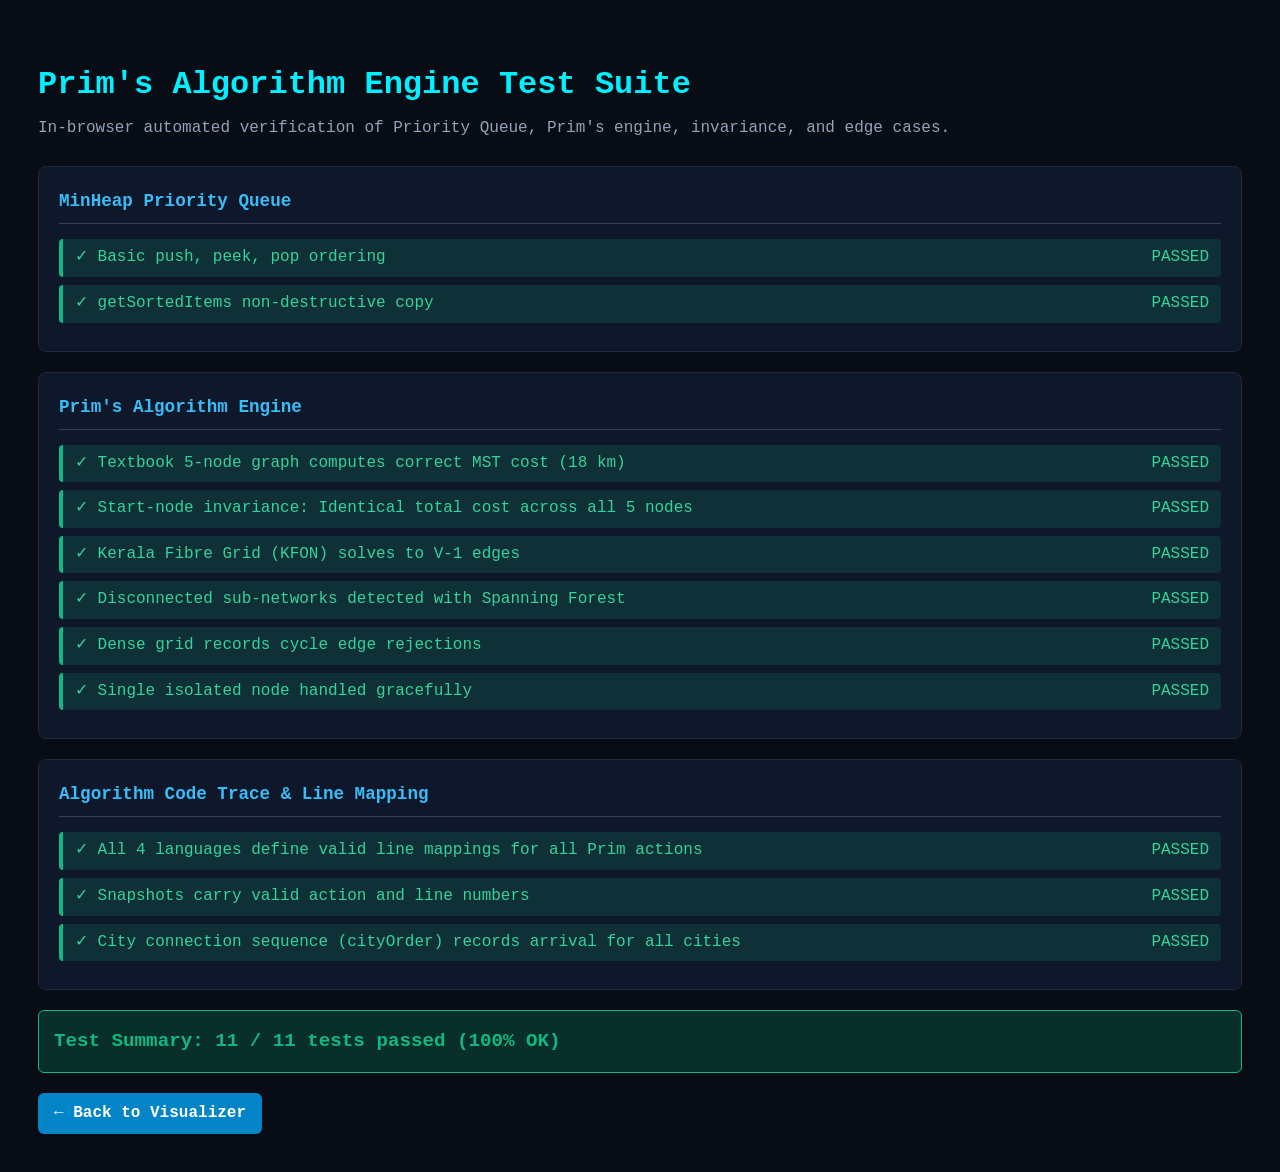
<file: tests/prim.test.html>
<!DOCTYPE html>
<html lang="en">
<head>
  <meta charset="UTF-8">
  <title>Prim's Algorithm Engine — Test Runner</title>
  <style>
    body {
      font-family: ui-monospace, SFMono-Regular, Menlo, Monaco, Consolas, monospace;
      background: #080c14;
      color: #e2e8f0;
      padding: 30px;
      line-height: 1.6;
    }
    h1 { color: #00f0ff; margin-bottom: 5px; }
    .subtitle { color: #94a3b8; margin-bottom: 25px; }
    .suite { background: #0f172a; border: 1px solid #1e293b; border-radius: 8px; padding: 20px; margin-bottom: 20px; }
    .suite-title { font-size: 1.1rem; color: #38bdf8; font-weight: bold; margin-bottom: 15px; border-bottom: 1px solid #334155; padding-bottom: 8px; }
    .test-case { margin: 8px 0; padding: 6px 12px; border-radius: 4px; display: flex; align-items: center; justify-content: space-between; }
    .pass { background: rgba(16, 185, 129, 0.15); color: #34d399; border-left: 4px solid #10b981; }
    .fail { background: rgba(239, 68, 68, 0.15); color: #f87171; border-left: 4px solid #ef4444; }
    .summary { font-size: 1.2rem; font-weight: bold; padding: 15px; border-radius: 6px; }
    .summary.all-pass { background: rgba(16, 185, 129, 0.2); color: #10b981; border: 1px solid #10b981; }
    .btn-return { display: inline-block; margin-top: 20px; padding: 8px 16px; background: #0284c7; color: white; text-decoration: none; border-radius: 6px; font-weight: bold; }
    .btn-return:hover { background: #0369a1; }
  </style>
</head>
<body>
  <h1>Prim's Algorithm Engine Test Suite</h1>
  <div class="subtitle">In-browser automated verification of Priority Queue, Prim's engine, invariance, and edge cases.</div>

  <div id="results">Running tests...</div>

  <a href="../index.html" class="btn-return">← Back to Visualizer</a>

  <!-- Dependencies -->
  <script src="../data/presets.js"></script>
  <script src="../data/codeSnippets.js"></script>
  <script src="../js/minHeap.js"></script>
  <script src="../js/prim.js"></script>

  <script>
    (function() {
      const resultsDiv = document.getElementById('results');
      resultsDiv.innerHTML = '';

      let total = 0;
      let passed = 0;

      function renderSuite(title, tests) {
        const suiteEl = document.createElement('div');
        suiteEl.className = 'suite';
        suiteEl.innerHTML = `<div class="suite-title">${title}</div>`;

        tests.forEach(({ name, fn }) => {
          total++;
          const row = document.createElement('div');
          row.className = 'test-case';
          try {
            fn();
            passed++;
            row.classList.add('pass');
            row.innerHTML = `<span>✓ ${name}</span><span>PASSED</span>`;
          } catch (err) {
            row.classList.add('fail');
            row.innerHTML = `<span>✗ ${name} (${err.message})</span><span>FAILED</span>`;
          }
          suiteEl.appendChild(row);
        });

        resultsDiv.appendChild(suiteEl);
      }

      const MinHeap = window.FibreMST.MinHeap;
      const runPrims = window.FibreMST.runPrimsAlgorithm;
      const presets = window.FibreMST.presets;

      // Suite 1: MinHeap
      renderSuite("MinHeap Priority Queue", [
        {
          name: "Basic push, peek, pop ordering",
          fn: () => {
            const h = new MinHeap((a, b) => a.w - b.w);
            if (!h.isEmpty()) throw new Error("Heap should start empty");
            h.push({ w: 20 }); h.push({ w: 5 }); h.push({ w: 15 }); h.push({ w: 3 });
            if (h.peek().w !== 3) throw new Error("Peek failed");
            if (h.pop().w !== 3) throw new Error("Pop 1 failed");
            if (h.pop().w !== 5) throw new Error("Pop 2 failed");
            if (h.pop().w !== 15) throw new Error("Pop 3 failed");
            if (h.pop().w !== 20) throw new Error("Pop 4 failed");
            if (!h.isEmpty()) throw new Error("Heap should be empty");
          }
        },
        {
          name: "getSortedItems non-destructive copy",
          fn: () => {
            const h = new MinHeap((a, b) => a.w - b.w);
            h.push({ w: 40 }); h.push({ w: 10 }); h.push({ w: 25 });
            const s = h.getSortedItems();
            if (s[0].w !== 10 || s[1].w !== 25 || s[2].w !== 40) throw new Error("Sort failed");
            if (h.size() !== 3) throw new Error("Mutated heap size");
          }
        }
      ]);

      // Suite 2: Prim's Engine
      renderSuite("Prim's Algorithm Engine", [
        {
          name: "Textbook 5-node graph computes correct MST cost (18 km)",
          fn: () => {
            const res = runPrims(presets.small, "A");
            if (!res.isConnected) throw new Error("Graph should be connected");
            if (res.totalCost !== 18) throw new Error("Expected cost 18, got " + res.totalCost);
            if (res.mstEdges.length !== 4) throw new Error("Expected 4 edges");
          }
        },
        {
          name: "Start-node invariance: Identical total cost across all 5 nodes",
          fn: () => {
            presets.small.nodes.forEach(n => {
              const res = runPrims(presets.small, n.id);
              if (res.totalCost !== 18) throw new Error("Mismatch starting from " + n.id);
            });
          }
        },
        {
          name: "Kerala Fibre Grid (KFON) solves to V-1 edges",
          fn: () => {
            const res = runPrims(presets.kerala, "Kochi");
            if (!res.isConnected) throw new Error("Expected connected");
            if (res.mstEdges.length !== presets.kerala.nodes.length - 1) throw new Error("Invalid edge count");
          }
        },
        {
          name: "Disconnected sub-networks detected with Spanning Forest",
          fn: () => {
            const res = runPrims(presets.disconnected, "IslandA1");
            if (res.isConnected) throw new Error("Should be disconnected");
            if (res.components.length !== 2) throw new Error("Expected 2 components");
          }
        },
        {
          name: "Dense grid records cycle edge rejections",
          fn: () => {
            const res = runPrims(presets.dense, "X1");
            const rejs = res.snapshots.filter(s => s.status === 'rejected');
            if (rejs.length === 0) throw new Error("Expected rejected cycle edges");
          }
        },
        {
          name: "Single isolated node handled gracefully",
          fn: () => {
            const res = runPrims({ nodes: [{ id: "Solo", name: "Solo", x: 0, y: 0 }], edges: [] });
            if (res.totalCost !== 0 || res.mstEdges.length !== 0) throw new Error("Solo failed");
          }
        }
      ]);

      // Suite 3: Algorithm Code Trace & Line Mapping
      const codeSnippets = window.FibreMST.codeSnippets;
      renderSuite("Algorithm Code Trace & Line Mapping", [
        {
          name: "All 4 languages define valid line mappings for all Prim actions",
          fn: () => {
            const languages = ['js', 'python', 'cpp', 'java'];
            const expectedActions = ['startVisit', 'pushStartNeighbors', 'popMin', 'skipVisited', 'addToMst', 'pushNeighbors', 'finish'];
            languages.forEach(lang => {
              const snippet = codeSnippets[lang];
              if (!snippet || !Array.isArray(snippet.lines)) throw new Error(`Missing snippet for ${lang}`);
              expectedActions.forEach(action => {
                const lineNum = snippet.lineMap[action];
                if (typeof lineNum !== 'number') throw new Error(`${lang} missing mapping for ${action}`);
                if (lineNum < 1 || lineNum > snippet.lines.length) throw new Error(`${lang} ${action} line out of range`);
              });
            });
          }
        },
        {
          name: "Snapshots carry valid action and line numbers",
          fn: () => {
            const res = runPrims(presets.small, "A");
            res.snapshots.forEach(s => {
              if (!s.action || typeof s.line !== 'number' || s.line < 1) throw new Error(`Invalid snapshot line or action`);
            });
          }
        },
        {
          name: "City connection sequence (cityOrder) records arrival for all cities",
          fn: () => {
            const res = runPrims(presets.medium, "N1");
            if (!Array.isArray(res.finalCityOrder) || res.finalCityOrder.length !== 8) {
              throw new Error("Expected 8 cities in finalCityOrder");
            }
            if (res.finalCityOrder[0].order !== 1 || res.finalCityOrder[0].cityId !== "N1") {
              throw new Error("Invalid start city in cityOrder");
            }
          }
        }
      ]);

      const summaryEl = document.createElement('div');
      summaryEl.className = 'summary ' + (passed === total ? 'all-pass' : '');
      summaryEl.innerHTML = `Test Summary: ${passed} / ${total} tests passed (100% OK)`;
      resultsDiv.appendChild(summaryEl);
    })();
  </script>
</body>
</html>
</file>
<file: css/style.css>
/* ==========================================================================
   FIBRE OPTIC MST DESIGNER & PRIM'S ALGORITHM VISUALIZER
   Dark Fibre Theme, Optical Pulse Animations & Single-Screen Responsive Layout
   ========================================================================== */

:root {
  --bg-main: #080c14;
  --bg-panel: #0d1525;
  --bg-card: #131e33;
  --bg-card-hover: #1a2844;
  --border-color: #1e2e4a;
  --border-focus: #00f0ff;

  --text-main: #f1f5f9;
  --text-muted: #94a3b8;
  --text-dim: #64748b;

  /* Optical Laser Palette */
  --laser-cyan: #00f0ff;
  --laser-cyan-glow: rgba(0, 240, 255, 0.45);
  --laser-emerald: #00ff88;
  --laser-emerald-glow: rgba(0, 255, 136, 0.45);
  --laser-amber: #ffb800;
  --laser-amber-glow: rgba(255, 184, 0, 0.4);
  --laser-ruby: #ff3366;
  --laser-ruby-glow: rgba(255, 51, 102, 0.4);

  --font-sans: 'Inter', -apple-system, BlinkMacSystemFont, 'Segoe UI', Roboto, Helvetica, Arial, sans-serif;
  --font-mono: 'JetBrains Mono', 'Fira Code', Menlo, Consolas, Monaco, monospace;

  --radius-sm: 4px;
  --radius-md: 8px;
  --radius-lg: 12px;
  --radius-full: 9999px;

  --shadow-glow: 0 0 15px var(--laser-cyan-glow);
  --shadow-emerald: 0 0 15px var(--laser-emerald-glow);
}

/* Base Styles */
* {
  box-sizing: border-box;
  margin: 0;
  padding: 0;
}

html, body {
  height: 100vh;
  overflow: hidden;
  background-color: var(--bg-main);
  color: var(--text-main);
  font-family: var(--font-sans);
  line-height: 1.4;
}

/* App Header & Navigation (Fixed Compact 50px, Zero Overflow) */
.app-header {
  background: var(--bg-panel);
  border-bottom: 1px solid var(--border-color);
  padding: 4px 12px;
  display: flex;
  align-items: center;
  justify-content: space-between;
  height: 50px;
  flex-shrink: 0;
  z-index: 100;
  gap: 8px;
  overflow: hidden;
  box-sizing: border-box;
}

.header-top {
  display: flex;
  align-items: center;
  gap: 10px;
  flex-shrink: 0;
}

.brand-wrapper {
  display: flex;
  align-items: center;
  gap: 8px;
  flex-shrink: 0;
}

.brand-icon {
  width: 28px;
  height: 28px;
  background: radial-gradient(circle, var(--laser-cyan) 0%, rgba(0, 240, 255, 0.2) 70%, transparent 100%);
  border: 1px solid var(--laser-cyan);
  border-radius: var(--radius-sm);
  display: flex;
  align-items: center;
  justify-content: center;
  box-shadow: var(--shadow-glow);
  flex-shrink: 0;
}

.brand-icon svg {
  width: 16px;
  height: 16px;
  fill: var(--laser-cyan);
}

.brand-title {
  font-size: 0.92rem;
  font-weight: 700;
  color: #fff;
  display: flex;
  align-items: center;
  gap: 5px;
  line-height: 1.1;
  white-space: nowrap;
}

.brand-tag {
  font-size: 0.58rem;
  background: rgba(0, 240, 255, 0.15);
  color: var(--laser-cyan);
  border: 1px solid var(--laser-cyan);
  padding: 1px 4px;
  border-radius: var(--radius-sm);
  text-transform: uppercase;
  font-weight: 800;
}

/* Navigation Tabs */
.nav-tabs {
  display: flex;
  gap: 3px;
  background: var(--bg-main);
  padding: 2px;
  border-radius: var(--radius-sm);
  border: 1px solid var(--border-color);
  flex-shrink: 0;
}

.nav-tab-btn {
  background: transparent;
  color: var(--text-muted);
  border: none;
  padding: 4px 8px;
  font-size: 0.76rem;
  font-weight: 600;
  border-radius: var(--radius-sm);
  cursor: pointer;
  transition: all 0.2s ease;
  display: flex;
  align-items: center;
  gap: 4px;
  white-space: nowrap;
}

.nav-tab-btn:hover {
  color: var(--text-main);
}

.nav-tab-btn.active {
  background: var(--bg-card);
  color: var(--laser-cyan);
  box-shadow: 0 2px 5px rgba(0,0,0,0.3);
}

/* Header Controls Bar */
.header-controls {
  display: flex;
  align-items: center;
  gap: 6px;
  flex-shrink: 1;
  min-width: 0;
  justify-content: flex-end;
}

.control-group {
  display: flex;
  align-items: center;
  gap: 4px;
  font-size: 0.78rem;
  flex-shrink: 0;
}

.control-label {
  color: var(--text-muted);
  font-weight: 500;
  font-size: 0.74rem;
  white-space: nowrap;
}

select, input[type="text"], input[type="number"] {
  background: var(--bg-main);
  border: 1px solid var(--border-color);
  color: var(--text-main);
  padding: 3px 6px;
  border-radius: var(--radius-sm);
  font-size: 0.76rem;
  outline: none;
  transition: border-color 0.2s;
  box-sizing: border-box;
}

#select-preset {
  max-width: 145px;
  text-overflow: ellipsis;
  white-space: nowrap;
}

#select-start-node {
  max-width: 120px;
  text-overflow: ellipsis;
  white-space: nowrap;
}

#input-cost-per-km {
  width: 66px;
}

select:focus, input:focus {
  border-color: var(--laser-cyan);
}

.btn-action-small {
  background: var(--bg-card);
  color: var(--text-main);
  border: 1px solid var(--border-color);
  padding: 3px 6px;
  font-size: 0.74rem;
  border-radius: var(--radius-sm);
  cursor: pointer;
  display: inline-flex;
  align-items: center;
  gap: 4px;
  transition: all 0.2s;
  white-space: nowrap;
}

.btn-action-small:hover {
  background: var(--bg-card-hover);
  border-color: var(--laser-cyan);
  color: var(--laser-cyan);
}

@media (max-width: 1240px) {
  .btn-action-small .btn-text {
    display: none;
  }
  .btn-action-small {
    padding: 3px 5px;
  }
  #select-preset {
    max-width: 125px;
  }
  #select-start-node {
    max-width: 100px;
  }
}

@media (max-width: 1040px) {
  .control-label {
    display: none;
  }
  .rate-group {
    display: none;
  }
  #select-preset {
    max-width: 110px;
  }
  #select-start-node {
    max-width: 90px;
  }
}

@media (max-width: 820px) {
  .brand-title {
    font-size: 0.82rem;
  }
  .brand-tag {
    display: none;
  }
  .nav-tab-btn {
    padding: 3px 6px;
    font-size: 0.72rem;
  }
  #select-preset {
    max-width: 95px;
  }
  #select-start-node {
    max-width: 80px;
  }
}

@media (max-width: 650px) {
  .brand-title {
    display: none;
  }
  .btn-action-small {
    padding: 3px 4px;
    font-size: 0.7rem;
  }
  #select-preset {
    max-width: 85px;
  }
  #select-start-node {
    max-width: 75px;
  }
}

/* Main Container (Fits exactly inside viewport) */
.main-content {
  height: calc(100vh - 50px);
  padding: 8px 12px;
  width: 100%;
  overflow: hidden;
  display: flex;
  flex-direction: column;
}

.tab-panel {
  display: none;
  height: 100%;
  width: 100%;
}

.tab-panel.active {
  display: block;
}

/* Dedicated scrolling for Theory & Notes and Quiz panels */
#tab-panel-theory,
#tab-panel-quiz {
  height: 100%;
  overflow-y: auto !important;
  overflow-x: hidden;
  -webkit-overflow-scrolling: touch;
  scroll-behavior: smooth;
  scrollbar-width: thin;
  scrollbar-color: var(--laser-cyan) var(--bg-card);
}

#tab-panel-theory::-webkit-scrollbar,
#tab-panel-quiz::-webkit-scrollbar {
  width: 8px;
}

#tab-panel-theory::-webkit-scrollbar-track,
#tab-panel-quiz::-webkit-scrollbar-track {
  background: var(--bg-main);
  border-radius: 4px;
}

#tab-panel-theory::-webkit-scrollbar-thumb,
#tab-panel-quiz::-webkit-scrollbar-thumb {
  background: var(--border-color);
  border-radius: 4px;
}

#tab-panel-theory::-webkit-scrollbar-thumb:hover,
#tab-panel-quiz::-webkit-scrollbar-thumb:hover {
  background: var(--laser-cyan);
}

/* Visualizer Workspace Grid (Single-Screen) */
.viz-workspace {
  display: grid;
  grid-template-columns: 1fr 440px;
  height: 100%;
  gap: 10px;
  overflow: hidden;
}

/* Left Column: Canvas Panel */
.canvas-panel {
  background: var(--bg-panel);
  border: 1px solid var(--border-color);
  border-radius: var(--radius-md);
  display: flex;
  flex-direction: column;
  overflow: hidden;
  height: 100%;
  position: relative;
}

/* Canvas Toolbar */
.canvas-toolbar {
  background: rgba(13, 21, 37, 0.95);
  backdrop-filter: blur(8px);
  border-bottom: 1px solid var(--border-color);
  padding: 6px 12px;
  display: flex;
  align-items: center;
  justify-content: space-between;
  flex-shrink: 0;
  gap: 8px;
  z-index: 10;
}

.toolbar-group {
  display: flex;
  align-items: center;
  gap: 5px;
}

.btn-tool {
  background: var(--bg-card);
  color: var(--text-main);
  border: 1px solid var(--border-color);
  padding: 5px 10px;
  font-size: 0.8rem;
  font-weight: 500;
  border-radius: var(--radius-sm);
  cursor: pointer;
  display: flex;
  align-items: center;
  gap: 5px;
  transition: all 0.2s;
}

.btn-tool:hover:not(:disabled) {
  background: var(--bg-card-hover);
  border-color: var(--laser-cyan);
  color: var(--laser-cyan);
}

.btn-tool:disabled {
  opacity: 0.35;
  cursor: not-allowed;
}

.btn-calculate {
  background: linear-gradient(135deg, #00b4d8 0%, #0077b6 100%);
  color: #fff;
  border: 1px solid var(--laser-cyan);
  font-weight: 700;
  box-shadow: 0 0 10px rgba(0, 180, 216, 0.4);
}

.btn-calculate:hover {
  background: linear-gradient(135deg, #00f0ff 0%, #0096c7 100%);
  box-shadow: 0 0 16px rgba(0, 240, 255, 0.6);
  color: #080c14;
}

/* SVG Canvas Area */
.svg-canvas-wrapper {
  flex: 1;
  min-height: 0;
  position: relative;
  background-color: #070b12;
  background-image:
    radial-gradient(rgba(0, 240, 255, 0.08) 1px, transparent 1px),
    radial-gradient(rgba(255, 255, 255, 0.02) 1px, transparent 1px);
  background-size: 28px 28px, 14px 14px;
  overflow: hidden;
  display: flex;
  align-items: center;
  justify-content: center;
}

#svg-network-canvas {
  width: 100%;
  height: 100%;
  display: block;
  user-select: none;
}

/* Integrated Canvas Bottom HUD */
.canvas-hud {
  background: rgba(13, 21, 37, 0.96);
  border-top: 1px solid var(--border-color);
  padding: 6px 12px;
  display: flex;
  flex-direction: column;
  gap: 5px;
  flex-shrink: 0;
}

.hud-narrative-row {
  display: flex;
  align-items: center;
  gap: 10px;
}

.hud-narrative-text {
  flex: 1;
  font-size: 0.83rem;
  color: #e2e8f0;
  white-space: nowrap;
  overflow: hidden;
  text-overflow: ellipsis;
}

.hud-metrics-row {
  display: flex;
  align-items: center;
  justify-content: space-between;
  gap: 12px;
  padding-top: 4px;
  border-top: 1px solid rgba(255, 255, 255, 0.05);
}

.hud-metric {
  display: flex;
  align-items: center;
  gap: 5px;
  font-size: 0.78rem;
}

.hud-metric-label {
  color: var(--text-muted);
}

.hud-metric-val {
  font-family: var(--font-mono);
  font-weight: 700;
  font-size: 0.82rem;
}

.text-emerald { color: var(--laser-emerald) !important; }
.text-cyan    { color: var(--laser-cyan) !important; }
.text-amber   { color: var(--laser-amber) !important; }

/* SVG Graph Elements Styling */
.edge-cable .edge-line {
  transition: stroke 0.3s, stroke-width 0.3s;
}

.edge-chosen .edge-line {
  stroke: #00ff88;
  stroke-dasharray: 8, 4;
  animation: laserFlow 1s linear infinite;
  filter: drop-shadow(0 0 6px rgba(0, 255, 136, 0.85));
}

@keyframes laserFlow {
  from { stroke-dashoffset: 24; }
  to { stroke-dashoffset: 0; }
}

.edge-considered .edge-line {
  stroke: var(--laser-amber);
  animation: laserPulse 1.2s ease-in-out infinite alternate;
  filter: drop-shadow(0 0 6px rgba(255, 184, 0, 0.85));
}

.edge-candidate .edge-line {
  filter: drop-shadow(0 0 5px rgba(0, 240, 255, 0.75));
}

@keyframes laserPulse {
  from { opacity: 0.7; stroke-width: 3.5; }
  to { opacity: 1; stroke-width: 5; }
}

.edge-badge-bg {
  fill: #0d1525;
  stroke: #1e2e4a;
  stroke-width: 1;
}

.edge-badge-bg.badge-chosen {
  stroke: var(--laser-emerald);
  fill: rgba(0, 255, 136, 0.15);
}

.edge-badge-bg.badge-considered {
  stroke: var(--laser-amber);
  fill: rgba(255, 184, 0, 0.2);
}

.edge-badge-bg.badge-rejected {
  stroke: var(--laser-ruby);
  fill: rgba(255, 51, 102, 0.2);
}

.edge-badge-bg.badge-candidate {
  stroke: var(--laser-cyan);
  fill: rgba(0, 240, 255, 0.1);
}

.edge-badge-text {
  font-family: var(--font-mono);
  font-size: 9.5px;
  font-weight: 600;
  fill: var(--text-main);
  pointer-events: none;
}

.city-node {
  cursor: grab;
  transition: transform 0.15s ease-out;
}

.city-node:active {
  cursor: grabbing;
}

.node-pulse-ring {
  animation: ringPulse 1.5s cubic-bezier(0.2, 0.8, 0.2, 1) infinite;
}

@keyframes ringPulse {
  0% { transform: scale(0.9); opacity: 1; }
  100% { transform: scale(1.4); opacity: 0; }
}

.node-circle {
  transition: fill 0.25s, stroke 0.25s, stroke-width 0.25s;
}

.city-node:hover .node-circle {
  stroke-width: 3.5;
  filter: drop-shadow(0 0 8px var(--laser-cyan));
}

.node-initial {
  font-family: var(--font-sans);
  font-weight: 800;
  font-size: 11px;
  fill: #ffffff;
  pointer-events: none;
}

.node-label-bg {
  fill: rgba(13, 21, 37, 0.85);
  stroke: var(--border-color);
  stroke-width: 1;
}

.node-label-text {
  font-family: var(--font-sans);
  font-size: 10px;
  font-weight: 600;
  fill: var(--text-main);
  pointer-events: none;
}

/* Right Column: Side Panel (Fits 100% height, Never scrolls as a whole) */
.side-panel {
  height: 100%;
  display: flex;
  flex-direction: column;
  gap: 8px;
  overflow: hidden;
}

/* 1. Code Viewer Card (Top Right) */
.code-viewer-card {
  flex: 1.1;
  min-height: 160px;
  max-height: 42%;
  background: var(--bg-panel);
  border: 1px solid var(--border-color);
  border-radius: var(--radius-md);
  display: flex;
  flex-direction: column;
  overflow: hidden;
}

.code-header {
  background: var(--bg-card);
  border-bottom: 1px solid var(--border-color);
  padding: 5px 10px;
  display: flex;
  align-items: center;
  justify-content: space-between;
  flex-shrink: 0;
}

.code-title {
  font-size: 0.8rem;
  font-weight: 600;
  color: var(--text-muted);
}

.lang-tabs {
  display: flex;
  gap: 3px;
}

.lang-tab {
  background: transparent;
  color: var(--text-muted);
  border: none;
  font-size: 0.72rem;
  font-weight: 600;
  padding: 3px 6px;
  border-radius: var(--radius-sm);
  cursor: pointer;
  transition: all 0.2s;
}

.lang-tab.active {
  background: var(--bg-main);
  color: var(--laser-cyan);
}

.code-container {
  flex: 1;
  min-height: 0;
  overflow-y: auto;
  padding: 6px 0;
  font-family: var(--font-mono);
  font-size: 0.75rem;
  background: #060a10;
}

.code-line {
  display: flex;
  padding: 2px 8px;
  line-height: 1.4;
  transition: background-color 0.2s;
}

.code-line:hover {
  background: rgba(255, 255, 255, 0.03);
}

.code-line-highlight {
  background: rgba(0, 240, 255, 0.18) !important;
  border-left: 3px solid var(--laser-cyan);
  box-shadow: inset 0 0 10px rgba(0, 240, 255, 0.15);
}

.line-number {
  width: 28px;
  text-align: right;
  padding-right: 10px;
  color: var(--text-dim);
  user-select: none;
}

.line-content {
  flex: 1;
  color: #cbd5e1;
  white-space: pre;
}

/* Syntax Highlighting */
.tok-keyword { color: #f472b6; font-weight: 600; }
.tok-type    { color: #38bdf8; font-weight: 500; }
.tok-comment { color: #64748b; font-style: italic; }
.tok-str     { color: #a7f3d0; }
.tok-number  { color: #38bdf8; }
.tok-bool    { color: #fb923c; }

/* 2. Inspector Card (Middle Right) */
.inspector-card {
  flex: 1;
  min-height: 120px;
  max-height: 35%;
  background: var(--bg-panel);
  border: 1px solid var(--border-color);
  border-radius: var(--radius-md);
  display: flex;
  flex-direction: column;
  overflow: hidden;
}

.inspector-header {
  background: var(--bg-card);
  border-bottom: 1px solid var(--border-color);
  padding: 4px 8px;
  display: flex;
  align-items: center;
  justify-content: space-between;
  flex-shrink: 0;
}

.inspector-tabs {
  display: flex;
  gap: 4px;
}

.insp-tab-btn {
  background: transparent;
  color: var(--text-muted);
  border: none;
  font-size: 0.74rem;
  font-weight: 600;
  padding: 3px 8px;
  border-radius: var(--radius-sm);
  cursor: pointer;
  transition: all 0.2s;
}

.insp-tab-btn.active {
  background: var(--bg-main);
  color: var(--laser-cyan);
}

.insp-view {
  flex: 1;
  min-height: 0;
  overflow-y: auto;
  padding: 4px 8px;
}

/* Priority Queue Table */
.queue-table-wrapper {
  height: 100%;
  overflow-y: auto;
}

.pq-table {
  width: 100%;
  border-collapse: collapse;
  font-size: 0.75rem;
  text-align: left;
}

.pq-table th {
  color: var(--text-dim);
  font-weight: 600;
  padding: 3px 6px;
  border-bottom: 1px solid var(--border-color);
}

.pq-table td {
  padding: 4px 6px;
  border-bottom: 1px solid rgba(255, 255, 255, 0.04);
}

.pq-row-min {
  background: rgba(0, 240, 255, 0.08);
}

.pq-row-cycle {
  background: rgba(255, 184, 0, 0.04);
}

.pq-row-omitted {
  opacity: 0.65;
}

.pq-badge {
  font-size: 0.68rem;
  padding: 1px 5px;
  border-radius: var(--radius-sm);
  font-weight: 600;
  display: inline-block;
  white-space: nowrap;
}

.pq-badge-min {
  background: rgba(0, 240, 255, 0.2);
  color: var(--laser-cyan);
  border: 1px solid rgba(0, 240, 255, 0.35);
}

.pq-badge-next {
  background: rgba(56, 189, 248, 0.15);
  color: #38bdf8;
  border: 1px solid rgba(56, 189, 248, 0.25);
}

.pq-badge-candidate {
  background: rgba(148, 163, 184, 0.12);
  color: #cbd5e1;
}

.pq-badge-alt {
  background: rgba(168, 85, 247, 0.15);
  color: #c084fc;
}

.pq-badge-cycle {
  background: rgba(255, 184, 0, 0.15);
  color: var(--laser-amber);
  border: 1px solid rgba(255, 184, 0, 0.3);
}

.pq-badge-omitted {
  background: rgba(100, 116, 139, 0.15);
  color: var(--text-dim);
  border: 1px solid rgba(100, 116, 139, 0.25);
}

.pq-badge-wait {
  background: rgba(148, 163, 184, 0.1);
  color: var(--text-dim);
}

.pq-empty-msg {
  color: var(--text-dim);
  font-size: 0.75rem;
  font-style: italic;
  padding: 14px 0;
  text-align: center;
}

/* Variables Scope List */
.variables-list {
  display: flex;
  flex-direction: column;
  gap: 4px;
}

.variable-row {
  display: flex;
  justify-content: space-between;
  align-items: center;
  padding: 3px 0;
  border-bottom: 1px solid rgba(255, 255, 255, 0.04);
  font-size: 0.76rem;
}

.var-name {
  color: var(--text-muted);
  font-family: var(--font-mono);
}

.var-value {
  color: var(--text-main);
  font-family: var(--font-mono);
  font-weight: 600;
  text-align: right;
  max-width: 220px;
  overflow: hidden;
  text-overflow: ellipsis;
  white-space: nowrap;
}

/* 3. Fixed Compact Player Card (Right Bottom — Never Scrolls!) */
.player-card {
  flex-shrink: 0;
  margin-top: auto;
  background: var(--bg-panel);
  border: 1px solid var(--laser-cyan);
  box-shadow: 0 0 14px rgba(0, 240, 255, 0.15);
  border-radius: var(--radius-md);
  padding: 8px 10px;
  display: flex;
  flex-direction: column;
  gap: 6px;
}

.player-scrubber-row {
  display: flex;
  align-items: center;
  gap: 8px;
}

.step-badge {
  background: var(--bg-card);
  border: 1px solid var(--border-color);
  color: var(--laser-cyan);
  font-family: var(--font-mono);
  font-size: 0.75rem;
  font-weight: 700;
  padding: 2px 6px;
  border-radius: var(--radius-sm);
  white-space: nowrap;
}

.timeline-slider {
  flex: 1;
  accent-color: var(--laser-cyan);
  cursor: pointer;
  height: 5px;
}

.speed-control-group {
  display: flex;
  align-items: center;
  gap: 4px;
  font-size: 0.72rem;
  color: var(--text-muted);
}

.speed-slider {
  width: 55px;
  accent-color: var(--laser-cyan);
  cursor: pointer;
  height: 4px;
}

.player-controls-row {
  display: flex;
  align-items: center;
  justify-content: space-between;
  gap: 6px;
}

.playback-buttons {
  display: flex;
  align-items: center;
  gap: 4px;
}

.btn-player {
  background: var(--bg-card);
  color: var(--text-main);
  border: 1px solid var(--border-color);
  width: 32px;
  height: 30px;
  border-radius: var(--radius-sm);
  font-size: 0.85rem;
  display: flex;
  align-items: center;
  justify-content: center;
  cursor: pointer;
  transition: all 0.2s;
}

.btn-player:hover:not(:disabled) {
  background: var(--bg-card-hover);
  border-color: var(--laser-cyan);
  color: var(--laser-cyan);
}

.btn-player:disabled {
  opacity: 0.35;
  cursor: not-allowed;
}

.btn-player-play {
  width: 76px;
  font-weight: 700;
  font-size: 0.8rem;
  background: linear-gradient(135deg, rgba(0, 240, 255, 0.2) 0%, rgba(0, 119, 182, 0.4) 100%);
  border-color: var(--laser-cyan);
  color: var(--laser-cyan);
  gap: 4px;
}

.btn-player-play.is-playing {
  background: rgba(255, 184, 0, 0.2);
  border-color: var(--laser-amber);
  color: var(--laser-amber);
}

.player-action-buttons {
  display: flex;
  align-items: center;
  gap: 6px;
}

.btn-edit-mode {
  background: var(--bg-card);
  color: var(--text-main);
  border: 1px solid var(--border-color);
  padding: 5px 10px;
  font-size: 0.78rem;
  font-weight: 600;
  border-radius: var(--radius-sm);
  cursor: pointer;
  transition: all 0.2s;
}

.btn-edit-mode:hover {
  border-color: var(--laser-cyan);
  color: var(--laser-cyan);
}

.btn-player-action-calc {
  padding: 5px 12px;
  font-size: 0.8rem;
  border-radius: var(--radius-sm);
  cursor: pointer;
}

/* Action Badges */
.action-badge {
  font-size: 0.7rem;
  font-weight: 700;
  padding: 2px 7px;
  border-radius: var(--radius-sm);
  text-transform: uppercase;
  flex-shrink: 0;
}

.badge-ready        { background: rgba(148, 163, 184, 0.2); color: #cbd5e1; }
.badge-start        { background: rgba(0, 240, 255, 0.2); color: var(--laser-cyan); border: 1px solid var(--laser-cyan); }
.badge-candidate    { background: rgba(0, 240, 255, 0.15); color: var(--laser-cyan); }
.badge-considered   { background: rgba(255, 184, 0, 0.2); color: var(--laser-amber); border: 1px solid var(--laser-amber); }
.badge-added        { background: rgba(0, 255, 136, 0.2); color: var(--laser-emerald); border: 1px solid var(--laser-emerald); }
.badge-rejected     { background: rgba(255, 51, 102, 0.2); color: var(--laser-ruby); border: 1px solid var(--laser-ruby); }
.badge-done         { background: rgba(0, 255, 136, 0.25); color: var(--laser-emerald); box-shadow: var(--shadow-emerald); }
.badge-disconnected { background: rgba(255, 184, 0, 0.25); color: var(--laser-amber); }

/* Theory Tab Styles (Scrollable) */
.theory-container {
  max-width: 960px;
  margin: 0 auto;
  display: flex;
  flex-direction: column;
  gap: 20px;
  padding: 16px 20px 80px 20px;
  min-height: min-content;
}

.theory-hero {
  background: linear-gradient(135deg, rgba(0, 240, 255, 0.1) 0%, rgba(13, 21, 37, 0.8) 100%);
  border: 1px solid var(--border-color);
  border-radius: var(--radius-lg);
  padding: 24px;
}

.theory-hero h1 {
  font-size: 1.8rem;
  color: #fff;
  margin-bottom: 8px;
}

.theory-hero p {
  color: var(--text-muted);
  font-size: 0.95rem;
}

.theory-section {
  background: var(--bg-panel);
  border: 1px solid var(--border-color);
  border-radius: var(--radius-lg);
  padding: 20px;
}

.theory-section h2 {
  font-size: 1.25rem;
  color: var(--laser-cyan);
  margin-bottom: 12px;
  display: flex;
  align-items: center;
  gap: 8px;
}

.theory-section p, .theory-section li {
  color: #cbd5e1;
  line-height: 1.6;
  margin-bottom: 10px;
  font-size: 0.9rem;
}

.theory-section ul {
  padding-left: 20px;
  margin-bottom: 14px;
}

.theory-table {
  width: 100%;
  border-collapse: collapse;
  margin: 14px 0;
  font-size: 0.85rem;
}

.theory-table th, .theory-table td {
  border: 1px solid var(--border-color);
  padding: 8px 12px;
  text-align: left;
}

.theory-table th {
  background: var(--bg-card);
  color: var(--laser-cyan);
}

.theory-callout {
  background: rgba(0, 255, 136, 0.08);
  border-left: 4px solid var(--laser-emerald);
  padding: 12px 16px;
  border-radius: 0 var(--radius-md) var(--radius-md) 0;
  margin: 14px 0;
  font-size: 0.88rem;
}

/* Quiz Tab Styles (Scrollable) */
.quiz-container {
  max-width: 780px;
  margin: 0 auto;
  padding: 16px 20px 80px 20px;
  min-height: min-content;
}

.quiz-card {
  background: var(--bg-panel);
  border: 1px solid var(--border-color);
  border-radius: var(--radius-lg);
  padding: 24px;
  display: flex;
  flex-direction: column;
  gap: 16px;
}

.quiz-header {
  display: flex;
  align-items: center;
  justify-content: space-between;
}

.quiz-progress-text {
  font-size: 0.82rem;
  color: var(--text-muted);
  font-weight: 600;
}

.quiz-score-badge {
  background: var(--bg-card);
  color: var(--laser-cyan);
  border: 1px solid var(--border-color);
  font-family: var(--font-mono);
  font-size: 0.82rem;
  font-weight: 700;
  padding: 3px 10px;
  border-radius: var(--radius-sm);
}

.quiz-progress-bar-bg {
  width: 100%;
  height: 5px;
  background: var(--bg-main);
  border-radius: var(--radius-full);
  overflow: hidden;
}

.quiz-progress-bar-fill {
  height: 100%;
  background: linear-gradient(90deg, var(--laser-cyan), var(--laser-emerald));
  transition: width 0.3s ease;
}

.quiz-question-title {
  font-size: 1.1rem;
  font-weight: 700;
  line-height: 1.45;
  color: #fff;
}

.quiz-options-list {
  display: flex;
  flex-direction: column;
  gap: 8px;
}

.quiz-option-btn {
  background: var(--bg-card);
  border: 1px solid var(--border-color);
  color: #e2e8f0;
  padding: 10px 14px;
  border-radius: var(--radius-md);
  font-size: 0.85rem;
  text-align: left;
  cursor: pointer;
  display: flex;
  align-items: center;
  gap: 12px;
  transition: all 0.2s;
}

.quiz-option-btn:hover:not(:disabled) {
  background: var(--bg-card-hover);
  border-color: var(--laser-cyan);
  transform: translateX(3px);
}

.quiz-option-letter {
  width: 24px;
  height: 24px;
  border-radius: var(--radius-sm);
  background: var(--bg-main);
  border: 1px solid var(--border-color);
  display: flex;
  align-items: center;
  justify-content: center;
  font-weight: 700;
  font-size: 0.75rem;
  color: var(--laser-cyan);
}

.quiz-option-btn.option-correct {
  background: rgba(0, 255, 136, 0.15);
  border-color: var(--laser-emerald);
  color: #fff;
}

.quiz-option-btn.option-correct .quiz-option-letter {
  background: var(--laser-emerald);
  color: #080c14;
}

.quiz-option-btn.option-wrong {
  background: rgba(255, 51, 102, 0.15);
  border-color: var(--laser-ruby);
  color: #fff;
}

.quiz-option-btn.option-wrong .quiz-option-letter {
  background: var(--laser-ruby);
  color: #fff;
}

.quiz-option-btn.option-dimmed {
  opacity: 0.45;
}

.quiz-feedback-box {
  padding: 14px;
  border-radius: var(--radius-md);
  animation: fadeIn 0.3s ease;
}

.feedback-correct {
  background: rgba(0, 255, 136, 0.1);
  border: 1px solid var(--laser-emerald);
}

.feedback-wrong {
  background: rgba(255, 51, 102, 0.1);
  border: 1px solid var(--laser-ruby);
}

.feedback-title {
  font-weight: 700;
  font-size: 0.9rem;
  margin-bottom: 4px;
}

.feedback-correct .feedback-title { color: var(--laser-emerald); }
.feedback-wrong .feedback-title { color: var(--laser-ruby); }

.feedback-body {
  font-size: 0.83rem;
  color: #cbd5e1;
  line-height: 1.5;
}

.quiz-actions {
  display: flex;
  justify-content: flex-end;
}

.btn-quiz-next {
  background: linear-gradient(135deg, var(--laser-cyan) 0%, #0284c7 100%);
  color: #080c14;
  font-weight: 700;
  padding: 8px 18px;
  border-radius: var(--radius-md);
  border: none;
  cursor: pointer;
  transition: all 0.2s;
  font-size: 0.85rem;
}

.btn-quiz-next:hover {
  transform: translateY(-2px);
  box-shadow: var(--shadow-glow);
}

/* Quiz Results Card */
.quiz-results-card {
  background: var(--bg-panel);
  border: 1px solid var(--border-color);
  border-radius: var(--radius-lg);
  padding: 30px 20px;
  text-align: center;
  display: flex;
  flex-direction: column;
  align-items: center;
  gap: 14px;
}

.results-badge {
  font-size: 0.7rem;
  letter-spacing: 0.1em;
  font-weight: 800;
  color: var(--laser-cyan);
  background: rgba(0, 240, 255, 0.15);
  padding: 3px 10px;
  border-radius: var(--radius-full);
}

.results-title {
  font-size: 1.4rem;
  color: #fff;
}

.results-score-circle {
  width: 96px;
  height: 96px;
  border-radius: var(--radius-full);
  border: 3px solid var(--laser-emerald);
  display: flex;
  flex-direction: column;
  align-items: center;
  justify-content: center;
  box-shadow: var(--shadow-emerald);
  background: var(--bg-card);
  margin: 6px 0;
}

.score-number {
  font-size: 1.9rem;
  font-weight: 800;
  color: var(--laser-emerald);
  line-height: 1;
}

.score-denom {
  font-size: 0.8rem;
  color: var(--text-dim);
}

.results-buttons {
  display: flex;
  gap: 10px;
  margin-top: 8px;
}

.btn-quiz-retry, .btn-quiz-back-viz {
  padding: 8px 16px;
  border-radius: var(--radius-md);
  font-weight: 600;
  font-size: 0.85rem;
  cursor: pointer;
  transition: all 0.2s;
}

.btn-quiz-retry {
  background: var(--bg-card);
  border: 1px solid var(--border-color);
  color: var(--text-main);
}

.btn-quiz-back-viz {
  background: var(--laser-cyan);
  border: none;
  color: #080c14;
}

/* Toast Notification */
.toast-notification {
  position: fixed;
  bottom: 20px;
  right: 20px;
  background: rgba(13, 21, 37, 0.95);
  backdrop-filter: blur(10px);
  border: 1px solid var(--laser-cyan);
  color: #fff;
  padding: 10px 16px;
  border-radius: var(--radius-md);
  box-shadow: 0 4px 20px rgba(0,0,0,0.5), var(--shadow-glow);
  font-size: 0.85rem;
  font-weight: 600;
  opacity: 0;
  transform: translateY(20px);
  transition: all 0.3s ease;
  pointer-events: none;
  z-index: 1000;
}

.toast-notification.visible {
  opacity: 1;
  transform: translateY(0);
}

@keyframes fadeIn {
  from { opacity: 0; transform: translateY(6px); }
  to { opacity: 1; transform: translateY(0); }
}

/* Responsive Media Queries */
@media (max-width: 960px) {
  html, body {
    height: auto;
    overflow-y: auto;
  }
  .main-content {
    height: auto;
    overflow: visible;
  }
  .viz-workspace {
    grid-template-columns: 1fr;
    height: auto;
    overflow: visible;
  }
  .canvas-panel {
    min-height: 480px;
  }
  .side-panel {
    height: auto;
    overflow: visible;
  }
  .code-viewer-card {
    max-height: none;
    height: 280px;
  }
  .inspector-card {
    max-height: none;
    height: 180px;
  }
}

/* --- HUD Summary Button & Order Badges --- */
.btn-hud-summary {
  background: rgba(0, 255, 136, 0.12);
  color: var(--laser-emerald);
  border: 1px solid rgba(0, 255, 136, 0.4);
  padding: 3px 8px;
  font-size: 0.75rem;
  font-weight: 600;
  border-radius: var(--radius-sm);
  cursor: pointer;
  display: inline-flex;
  align-items: center;
  gap: 4px;
  transition: all 0.2s;
  flex-shrink: 0;
  animation: summaryPulse 2s infinite alternate;
}

.btn-hud-summary:hover {
  background: rgba(0, 255, 136, 0.25);
  border-color: var(--laser-emerald);
  box-shadow: 0 0 10px rgba(0, 255, 136, 0.3);
}

@keyframes summaryPulse {
  from { box-shadow: 0 0 4px rgba(0, 255, 136, 0.2); }
  to { box-shadow: 0 0 12px rgba(0, 255, 136, 0.5); }
}

.node-order-badge {
  pointer-events: none;
  animation: orderBadgePop 0.3s cubic-bezier(0.175, 0.885, 0.32, 1.275);
}

.node-order-badge circle {
  stroke: #080c14;
}

@keyframes orderBadgePop {
  0% { transform: scale(0.3); opacity: 0; }
  100% { transform: scale(1); opacity: 1; }
}

/* --- City Order Table --- */
.city-order-table th {
  background: var(--bg-card);
  font-size: 0.72rem;
}

.city-order-table td {
  font-size: 0.74rem;
}

.order-row-current {
  background: rgba(255, 184, 0, 0.12) !important;
}

.order-cable-hub {
  color: var(--laser-cyan);
  font-style: italic;
  font-weight: 500;
}

.order-city-name strong {
  color: #f1f5f9;
}

.order-cumulative {
  font-family: var(--font-mono);
  font-weight: 600;
  color: var(--laser-emerald);
}

/* --- Modal Backdrop & Card --- */
.modal-backdrop {
  position: fixed;
  top: 0;
  left: 0;
  width: 100vw;
  height: 100vh;
  background: rgba(4, 7, 13, 0.85);
  backdrop-filter: blur(4px);
  z-index: 2000;
  display: flex;
  align-items: center;
  justify-content: center;
  padding: 16px;
  animation: fadeIn 0.2s ease-out;
}

.modal-card {
  background: var(--bg-panel);
  border: 1px solid var(--border-color);
  border-radius: var(--radius-lg);
  box-shadow: 0 16px 40px rgba(0, 0, 0, 0.6), 0 0 20px rgba(0, 240, 255, 0.1);
  width: 100%;
  max-width: 820px;
  max-height: 90vh;
  display: flex;
  flex-direction: column;
  overflow: hidden;
}

.modal-header {
  background: var(--bg-card);
  padding: 12px 18px;
  border-bottom: 1px solid var(--border-color);
  display: flex;
  align-items: center;
  justify-content: space-between;
}

.modal-title-group {
  display: flex;
  align-items: center;
  gap: 10px;
}

.modal-icon {
  font-size: 1.5rem;
}

.modal-title {
  font-size: 1.05rem;
  font-weight: 700;
  color: var(--text-main);
  margin: 0;
}

.modal-subtitle {
  font-size: 0.75rem;
  color: var(--text-muted);
  margin: 2px 0 0 0;
}

.modal-close {
  background: transparent;
  border: none;
  color: var(--text-muted);
  font-size: 1.2rem;
  cursor: pointer;
  padding: 4px 8px;
  border-radius: var(--radius-sm);
  transition: all 0.2s;
}

.modal-close:hover {
  color: var(--text-main);
  background: rgba(255, 255, 255, 0.08);
}

.modal-body {
  padding: 16px 18px;
  overflow-y: auto;
  display: flex;
  flex-direction: column;
  gap: 16px;
}

.modal-footer {
  background: var(--bg-card);
  padding: 10px 18px;
  border-top: 1px solid var(--border-color);
  display: flex;
  align-items: center;
  justify-content: flex-end;
  gap: 10px;
}

.btn-primary {
  background: var(--laser-cyan) !important;
  color: #080c14 !important;
  font-weight: 600;
  border-color: var(--laser-cyan) !important;
}

.btn-primary:hover {
  background: #38bdf8 !important;
  box-shadow: 0 0 10px rgba(0, 240, 255, 0.4);
}

/* Modal Inner Summary Components */
.summary-heading {
  font-size: 0.86rem;
  color: var(--laser-cyan);
  font-weight: 600;
  margin: 0 0 8px 0;
  text-transform: uppercase;
  letter-spacing: 0.5px;
}

.summary-sequence-flow {
  display: flex;
  align-items: center;
  flex-wrap: wrap;
  gap: 6px;
  padding: 10px;
  background: #060a10;
  border: 1px solid var(--border-color);
  border-radius: var(--radius-md);
}

.seq-pill {
  display: inline-flex;
  align-items: center;
  gap: 5px;
  background: var(--bg-card);
  border: 1px solid var(--border-color);
  padding: 4px 8px;
  border-radius: 14px;
  font-size: 0.76rem;
}

.seq-num {
  background: var(--laser-emerald);
  color: #080c14;
  font-weight: 800;
  font-size: 0.7rem;
  padding: 1px 5px;
  border-radius: 10px;
}

.seq-name {
  font-weight: 600;
  color: var(--text-main);
}

.seq-dist {
  color: var(--laser-cyan);
  font-family: var(--font-mono);
  font-size: 0.72rem;
}

.seq-arrow {
  color: var(--text-dim);
  font-size: 0.8rem;
}

.summary-metrics-grid {
  display: grid;
  grid-template-columns: repeat(auto-fit, minmax(180px, 1fr));
  gap: 10px;
}

.summary-stat-card {
  background: var(--bg-card);
  border: 1px solid var(--border-color);
  border-radius: var(--radius-sm);
  padding: 8px 12px;
  display: flex;
  flex-direction: column;
  gap: 4px;
}

.stat-label {
  font-size: 0.72rem;
  color: var(--text-muted);
}

.stat-val {
  font-size: 0.95rem;
  font-weight: 700;
  font-family: var(--font-mono);
}

.summary-table-wrapper {
  background: #060a10;
  border: 1px solid var(--border-color);
  border-radius: var(--radius-sm);
  overflow-x: auto;
}

.summary-table {
  width: 100%;
  border-collapse: collapse;
  font-size: 0.78rem;
}

.summary-table th {
  background: var(--bg-card);
  color: var(--text-muted);
  text-align: left;
  padding: 6px 10px;
  border-bottom: 1px solid var(--border-color);
  font-weight: 600;
  font-size: 0.72rem;
}

.summary-table td {
  padding: 6px 10px;
  border-bottom: 1px solid rgba(255, 255, 255, 0.04);
  color: var(--text-main);
}

.summary-table tr:last-child td {
  border-bottom: none;
}
</file>
